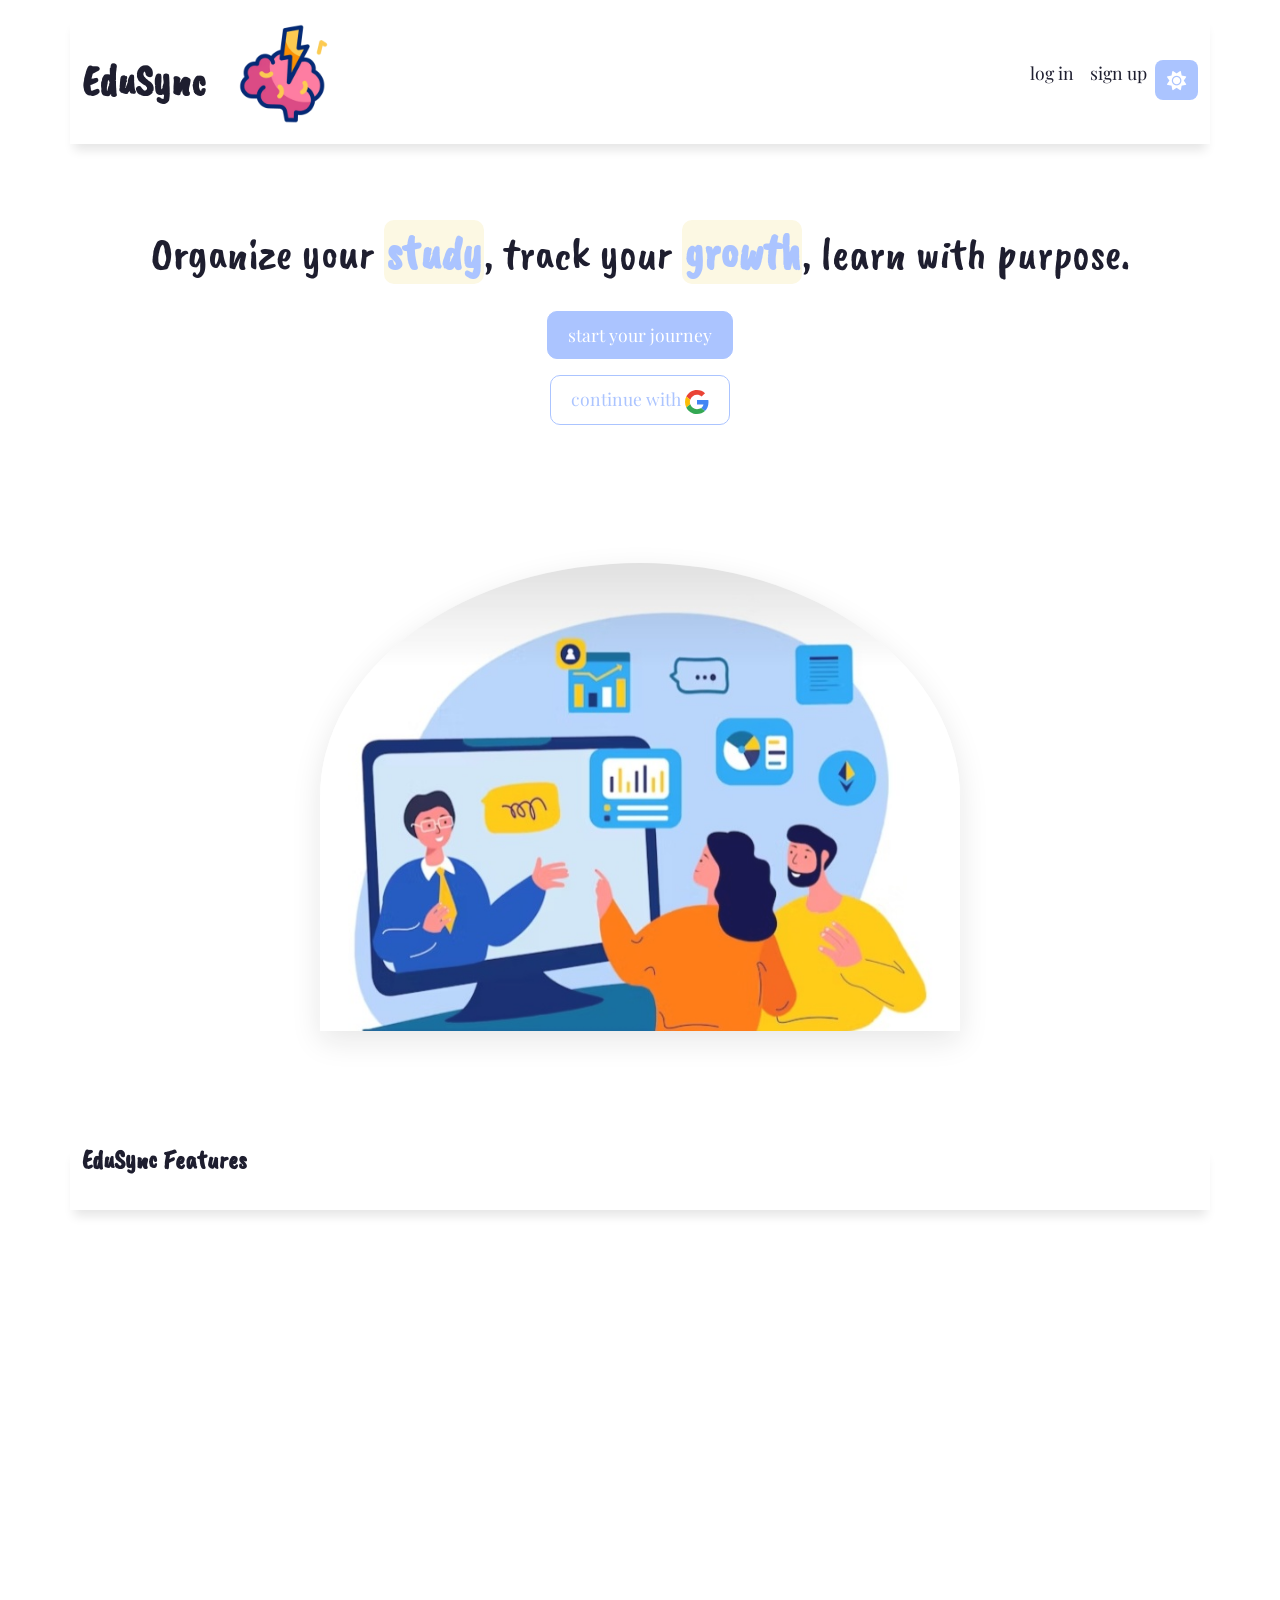
<file: index.html>
<!DOCTYPE html>
<html lang="en">
<head>
  <meta charset="UTF-8">
  <meta name="viewport" content="width=device-width, initial-scale=1.0">
  <title>EduSync</title>
  <link rel="stylesheet" href="./assets/bootstrap.min.css">
  <link rel="stylesheet" href="./assets/style.css">
  <link rel="stylesheet" href="./assets/theme.css">
  <link href="https://fonts.googleapis.com/css2?family=Caveat+Brush&display=swap" rel="stylesheet" />
  <link href="https://fonts.googleapis.com/css2?family=Playfair+Display:wght@400;600;700&display=swap" rel="stylesheet" />
  <link rel="stylesheet" href="https://cdnjs.cloudflare.com/ajax/libs/font-awesome/6.5.0/css/all.min.css" />
  <link rel="shortcut icon" href="./imgs/education.png" type="image/x-icon">
</head>
<body>
<main>
  <nav class="navbar navbar-expand-lg py-3">
    <div class="container">
      <span class="navbar-brand title">EduSync</span>
      <div class="icon navbar-item">
        <img src="./imgs/brainstorm-ezgif.com-gif-to-webp-converter.webp" alt="brainstorm" class="icon" />
      </div>
      <div class="navbar-nav ms-auto d-flex flex-row">
        <a class="nav-link px-2" href="./pages/login.html">log in</a>
        <a class="nav-link px-2" href="./pages/signup.html">sign up</a>
        <button class="theme-toggle-btn">
          <i class="fas fa-sun"></i>
        </button>
      </div>
    </div>
  </nav>

  <section class="Hero-section text-center py-5">
    <div class="">
      <div class="title1 my-3 mx-5">
        <h1>
          Organize your <span class="mark">study</span>,
          track your <span class="mark">growth</span>, learn with purpose.
        </h1>
      </div>
      <div class="buttons d-flex flex-column align-items-center gap-3">
        <button class="btn button-primary">
          <a class="text-decoration-none" href="./pages/pomotimer.html">start your journey</a>
        </button>
        <!-- FIX: Google OAuth redirect moved to backend to avoid exposing Client ID -->
        <button class="btn button-outline-primary g-id-signin" data-type="standard" onclick="GoogleRedirect()">
          continue with
          <svg xmlns="http://www.w3.org/2000/svg" viewBox="0 0 48 48" width="24" height="24" style="display: inline;">
            <path fill="#EA4335" d="M24 9.5c3.54 0 6.71 1.22 9.21 3.6l6.85-6.85C35.9 2.38 30.47 0 24 0 14.62 0 6.51 5.38 2.56 13.22l7.98 6.19C12.43 13.72 17.74 9.5 24 9.5z"></path>
            <path fill="#4285F4" d="M46.98 24.55c0-1.57-.15-3.09-.38-4.55H24v9.02h12.94c-.58 2.96-2.26 5.48-4.78 7.18l7.73 6c4.51-4.18 7.09-10.36 7.09-17.65z"></path>
            <path fill="#FBBC05" d="M10.53 28.59c-.48-1.45-.76-2.99-.76-4.59s.27-3.14.76-4.59l-7.98-6.19C.92 16.46 0 20.12 0 24c0 3.88.92 7.54 2.56 10.78l7.97-6.19z"></path>
            <path fill="#34A853" d="M24 48c6.48 0 11.93-2.13 15.89-5.81l-7.73-6c-2.15 1.45-4.92 2.3-8.16 2.3-6.26 0-11.57-4.22-13.47-9.91l-7.98 6.19C6.51 42.62 14.62 48 24 48z"></path>
            <path fill="none" d="M0 0h48v48H0z"></path>
          </svg>
        </button>
      </div>
    </div>
  </section>

  <section class="backphoto mb-3">
    <div class="photo-wrapper">
      <img src="./imgs/Screenshot_20251103-220257_Samsung Internet.jpg" alt="study-photo"
        class="centered-photo img-fluid mx-auto d-block" />
    </div>
  </section>

  <section class="features py-5">
    <div class="container">
      <h2 class="title1 text-center mb-4">EduSync Features</h2>
    </div>
    <div class="row g-4">
      <div class="col-md-12"><div class="feature-card hidden p-4 h-100"><h3>plane smarter</h3><h5>organize your study schedule easily</h5></div></div>
      <div class="col-md-12"><div class="feature-card hidden p-4 h-100"><h3>track progress</h3><h5>see your learning grow automatically</h5></div></div>
      <div class="col-md-12"><div class="feature-card hidden p-4 h-100"><h3>dashboard at a glance</h3><h5>all your stats in one place</h5></div></div>
      <div class="col-md-12"><div class="feature-card hidden p-4 h-100"><h3>Sync and never miss</h3><h5>connect with google calendar</h5></div></div>
      <div class="col-md-12"><div class="feature-card hidden p-4 h-100"><h3>smart reminders</h3><h5>stay on top of exams and goals</h5></div></div>
      <div class="col-md-12"><div class="feature-card hidden p-4 h-100"><h3>organize everything</h3><h5>notes and courses organized together</h5></div></div>
      <div class="col-md-12"><div class="feature-card hidden p-4 h-100"><h3>ask AI any time</h3><h5>instant help when you need it</h5></div></div>
    </div>
  </section>

  <footer></footer>
</main>

<script src="./js/main.js"></script>
<script src="./js/bootstrap.bundle.min.js"></script>
<script src="./js/theme.js"></script>
<script>
  // FIX: Client ID removed from frontend — redirect goes through backend endpoint
  function GoogleRedirect() {
    window.location.href = "https://edu-sync-back-end-production.up.railway.app/auth/google";
  }

  window.onload = () => {
    const observer = new IntersectionObserver((entries) => {
      entries.forEach((entry) => {
        if (entry.isIntersecting) {
          entry.target.classList.remove('hidden');
          entry.target.classList.add('show');
        } else {
          entry.target.classList.remove('show');
          entry.target.classList.add('hidden');
        }
      });
    }, { threshold: 0.2 });

    document.querySelectorAll('.feature-card').forEach(card => {
      observer.observe(card);
    });
  };
</script>
</body>
</html>
</file>
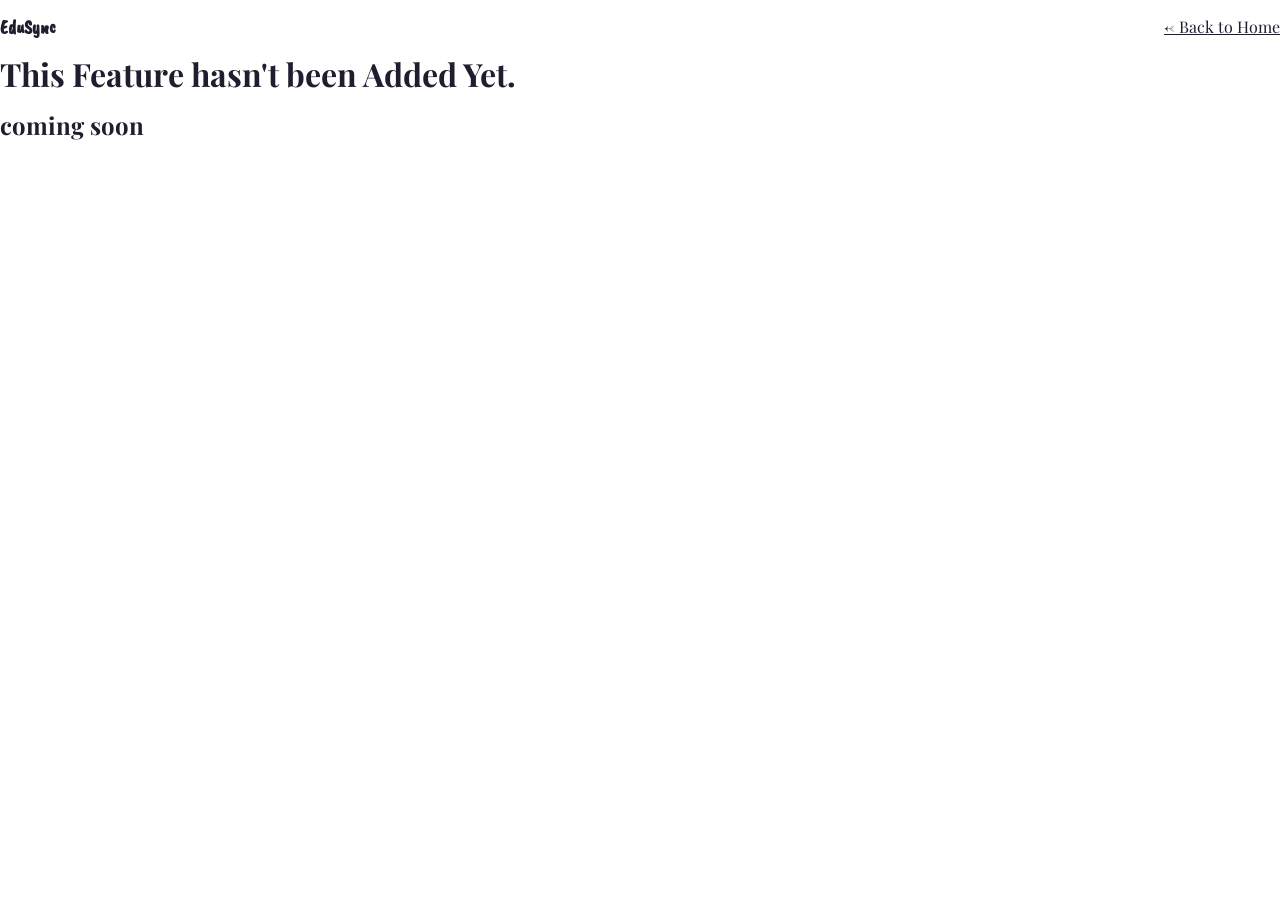
<file: pages/aichat.html>
<!DOCTYPE html>
<html lang="en">
<head>
  <meta charset="UTF-8">
  <meta name="viewport" content="width=device-width, initial-scale=1.0">
  <title>EduSync - AI Chat</title>
  <link rel="stylesheet" href="../assets/bootstrap.min.css">
  <link rel="stylesheet" href="../assets/style.css">
  <link rel="stylesheet" href="../assets/theme.css">
  <link href="https://fonts.googleapis.com/css2?family=Caveat+Brush&display=swap" rel="stylesheet" />
  <link href="https://fonts.googleapis.com/css2?family=Playfair+Display:wght@400;600;700&display=swap" rel="stylesheet" />
  <link rel="stylesheet" href="https://cdnjs.cloudflare.com/ajax/libs/font-awesome/6.5.0/css/all.min.css" />
  <!-- FIX: corrected favicon path (was ./imgs, should be ../imgs) -->
  <link rel="shortcut icon" href="../imgs/education.png" type="image/x-icon">
</head>
<body>

  <nav class="navbar">
    <span class="navbar-brand title2 mb-0 logo">EduSync</span>
    <a href="../pages/home.html" class="back-btn">← Back to Home</a>
  </nav>

  <header>
    <h2>This Feature hasn't been Added Yet.</h2>
    <h3>coming soon</h3>
  </header>

  <!-- FIX: added shared.js so theme/settings apply correctly -->
  <script src="../js/shared.js"></script>
  <script src="../js/bootstrap.bundle.min.js"></script>
  <script src="../js/theme.js"></script>
</body>
</html>
</file>
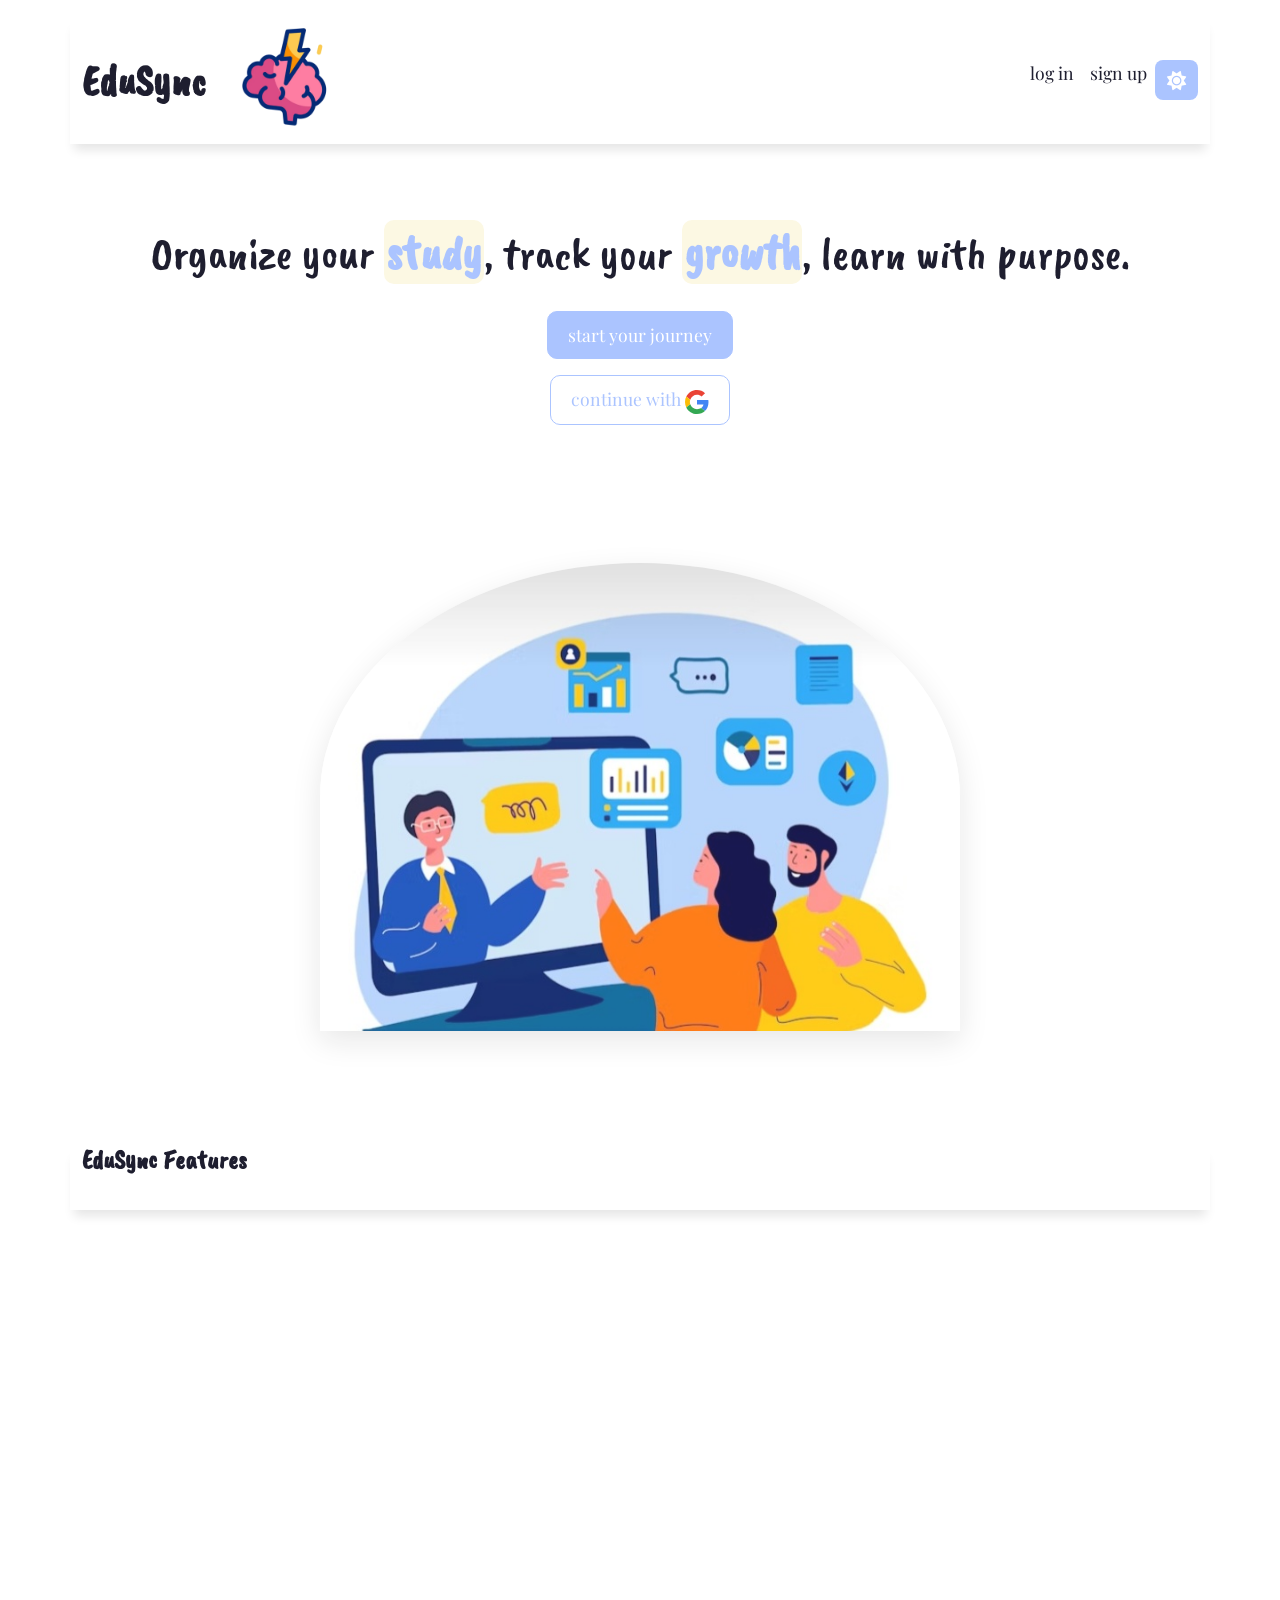
<file: pages/calendar.html>
<!DOCTYPE html>
<html lang="en">
<head>
  <meta charset="UTF-8">
  <meta name="viewport" content="width=device-width, initial-scale=1.0">
  <title>EduSync - Calendar</title>
  <link rel="stylesheet" href="../assets/bootstrap.min.css">
  <link rel="stylesheet" href="../assets/calendar.css">
  <link rel="stylesheet" href="../assets/style.css">
  <link rel="stylesheet" href="../assets/theme.css">
  <link href="https://fonts.googleapis.com/css2?family=Caveat+Brush&display=swap" rel="stylesheet" />
  <link href="https://fonts.googleapis.com/css2?family=Playfair+Display:wght@400;600;700&display=swap" rel="stylesheet" />
  <link rel="stylesheet" href="https://cdnjs.cloudflare.com/ajax/libs/font-awesome/6.5.0/css/all.min.css" />
  <link rel="shortcut icon" href="../imgs/education.png" type="image/x-icon">
</head>
<body>

  <nav class="navbar py-3">
    <div class="container py-3">
      <span class="navbar-brand title2 mb-0">EduSync</span>
      <div class="navbar-nav ms-auto d-flex flex-row align-items-center">
        <a class="nav-link px-2" href="../pages/dashboard.html"><i class="fa-solid fa-chart-line"></i></a>
        <a class="nav-link px-2" href="../pages/events.html"><i class="fa-regular fa-calendar"></i></a>
        <a class="nav-link px-2" href="../pages/pomotimer.html"><i class="fa-solid fa-stopwatch-20"></i></a>
        <a class="nav-link px-2" href="../pages/home.html"><i class="fa-solid fa-house"></i></a>
        <button class="theme-toggle-btn ms-3">
          <i class="fas fa-sun"></i>
        </button>
      </div>
    </div>
  </nav>

  <main>
    <div class="calendar-container">
      <div class="calendar-header">
        <button id="prevMonth"><i class="fas fa-chevron-right"></i></button>
        <div>
          <h2 id="currentMonthYear" onclick="toggleMonthYearSelector()">
            <i class="fas fa-calendar-alt"></i>
            <span id="monthYearText"></span>
          </h2>
          <div class="month-year-selector" id="monthYearSelector">
            <select id="monthSelect"></select>
            <select id="yearSelect"></select>
            <!-- FIX: Arabic text in English page causes layout issue.
                 Replaced with English label and added dir="ltr" to prevent RTL bleed -->
            <button dir="ltr" onclick="applyMonthYear()">Apply</button>
          </div>
        </div>
        <button id="nextMonth"><i class="fas fa-chevron-left"></i></button>
      </div>

      <div class="calendar-weekdays" id="weekdays"></div>
      <div class="calendar-grid" id="calendarGrid"></div>
    </div>

    <!-- Modal -->
    <div class="modal" id="eventModal">
      <div class="modal-content">
        <span class="close-btn" id="closeModal">&times;</span>
        <h3>📅 Add New Event</h3>
        <div class="selected-date-display" id="selectedDateDisplay"></div>
        <div class="form-group">
          <label for="eventTitle">📝 Event title *</label>
          <input type="text" id="eventTitle" class="form-control" placeholder="Enter Event title..." required>
        </div>
        <div class="form-group">
          <label for="eventStart">⏰ Start Time *</label>
          <input type="datetime-local" id="eventStart" class="form-control" required>
        </div>
        <div class="form-group">
          <label for="eventEnd">⏰ End Time *</label>
          <input type="datetime-local" id="eventEnd" class="form-control" required>
        </div>
        <div class="form-group">
          <label for="eventDesc">📄 Description</label>
          <textarea id="eventDesc" class="form-control" placeholder="Enter Description... (optional)" rows="3"></textarea>
        </div>
        <div class="form-group">
          <label for="eventReminder">🔔 Reminder (minutes before)</label>
          <select id="eventReminder" class="form-control">
            <option value="">No Reminder</option>
            <option value="5">5 minutes before</option>
            <option value="10">10 minutes before</option>
            <option value="15">15 minutes before</option>
            <option value="30">30 minutes before</option>
            <option value="60">1 hour before</option>
            <option value="120">2 hours before</option>
            <option value="1440">1 day before</option>
          </select>
          <small class="form-text text-muted">When should we remind you about this event?</small>
        </div>
        <button id="saveEventBtn" class="btn btn-primary w-100">
          <i class="fas fa-save"></i> Save Event
        </button>
      </div>
    </div>
  </main>

  <script src="../js/shared.js"></script>
  <script src="../js/calendar.js"></script>
  <script src="../js/bootstrap.bundle.min.js"></script>
  <script src="../js/theme.js"></script>
  <script src="../js/main.js"></script>
</body>
</html>
</file>
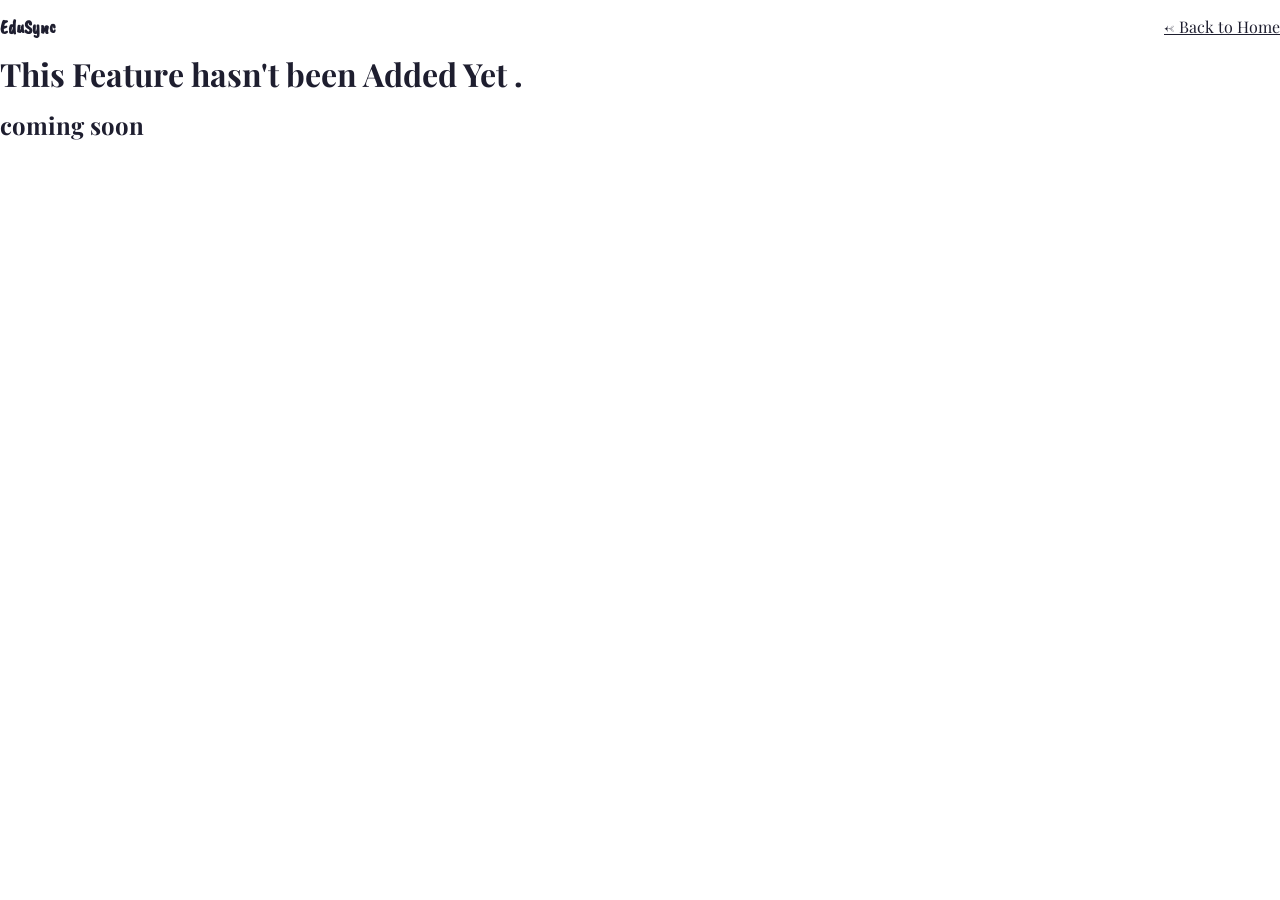
<file: pages/dashboard.html>
<!DOCTYPE html>
<html lang="en">

<head>
    <meta charset="UTF-8">
    <meta name="viewport" content="width=device-width, initial-scale=1.0">
    <title>EduSync</title>
    <link rel="stylesheet" href="../assets/bootstrap.min.css">
    <link rel="stylesheet" href="../assets/style.css">
    <link rel="stylesheet" href="../assets/theme.css">
    <link href="https://fonts.googleapis.com/css2?family=Caveat+Brush&display=swap" rel="stylesheet" />
    <link href="https://fonts.googleapis.com/css2?family=Playfair+Display:wght@400;600;700&display=swap"
        rel="stylesheet" />
    <link rel="stylesheet" href="https://cdnjs.cloudflare.com/ajax/libs/font-awesome/6.5.0/css/all.min.css" />
    <link rel="shortcut icon" href="./imgs/education.png" type="image/x-icon">
</head>
<body>
        <nav class="navbar">
            <span class="navbar-brand title2 mb-0 logo">EduSync</span>
        <a href="../pages/home.html" class="back-btn">← Back to Home</a>
    </nav>
    <header>
        <h2> This  Feature hasn't been Added Yet .</h2>
        <h3>coming soon</h3>
    </header>
</body>
</html>
</file>
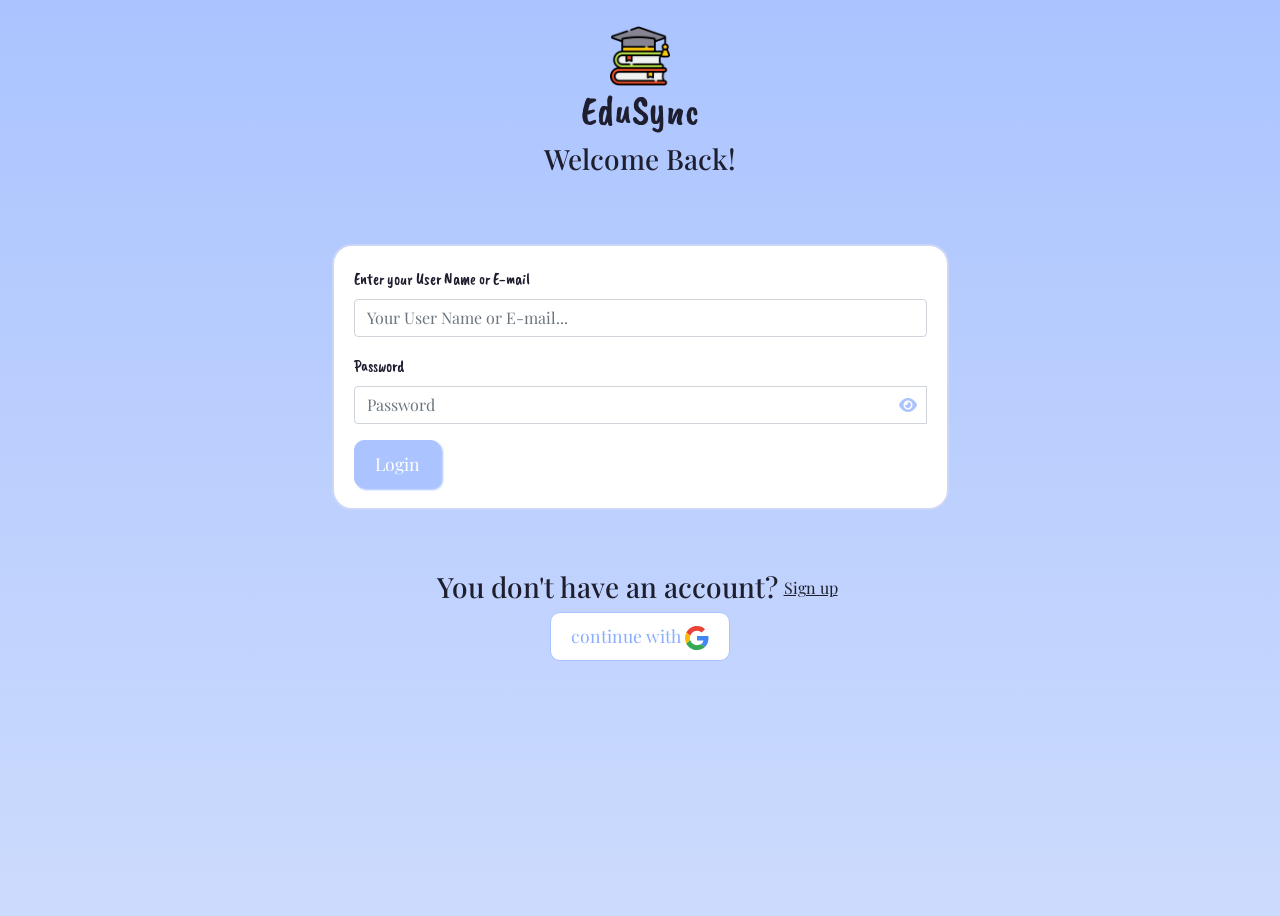
<file: pages/events.html>
<!DOCTYPE html>
<html lang="en">

<head>
    <meta charset="UTF-8">
    <meta name="viewport" content="width=device-width, initial-scale=1.0">
    <title>EduSync</title>
    <link rel="stylesheet" href="../assets/bootstrap.min.css">
    <link rel="stylesheet" href="../assets/events.css">
    <link rel="stylesheet" href="../assets/style.css">
    <link rel="stylesheet" href="../assets/theme.css">
    <link href="https://fonts.googleapis.com/css2?family=Caveat+Brush&display=swap" rel="stylesheet" />
    <link href="https://fonts.googleapis.com/css2?family=Playfair+Display:wght@400;600;700&display=swap"
        rel="stylesheet" />
    <link rel="stylesheet" href="https://cdnjs.cloudflare.com/ajax/libs/font-awesome/6.5.0/css/all.min.css" />
    <link rel="shortcut icon" href="./imgs/education.png" type="image/x-icon">
</head>
<body>
    <nav class="navbar py-3">
        <div class="container  py-3">
            <span class="navbar-brand title2 mb-0">EduSync</span>
            <div class="navbar-nav ms-auto d-flex  flex-row align-items-center">
                <a class="nav-link px-2" href="../pages/dashboard.html"><i class="fa-solid fa-chart-line"></i></a>                
                <a class="nav-link px-2" href="../pages/events.html"><i class="fa-regular fa-calendar"></i></a>
                <a class="nav-link px-2" href="../pages/pomotimer.html"><i class="fa-solid fa-stopwatch-20"></i></a>
                <a class="nav-link px-2" href="../pages/home.html"><i class="fa-solid fa-house"></i></a>                
                <button class="theme-toggle-btn ms-3">
                    <i class="fas fa-sun"></i>
                </button>
            </div>
        </div>
    </nav>
<main>
<div class="flex flex-column">
            <div class="page-header  col-12 justify-content-center">
            <h1><i class="fas fa-calendar-check"></i> Events and Tasks</h1> <br>
            <div class="sync-status " id="syncStatus">
                <br>
                <i class="fas fa-sync-alt fa-spin"></i> Loading...
            </div>
        </div>

        <div class="events-stats d-flex col-12 justify-content-center" id="eventsStats"></div>

        <div class="container my-4">
        <div class="row" id="eventsContainer">
        <div class="loading-spinner col-12 text-center">
            <div class="spinner"></div>
            <p>Loading events...</p>
        </div>
    </div>
</div>
</div>
    </main>
        <script src="../js/shared.js"></script>
    <script src="../js/events.js"></script>
    <script src="../js/bootstrap.bundle.min.js"></script>
    <script src="../js/theme.js"></script>
    <script src="../js/main.js"></script>
</body>
</html>
</file>
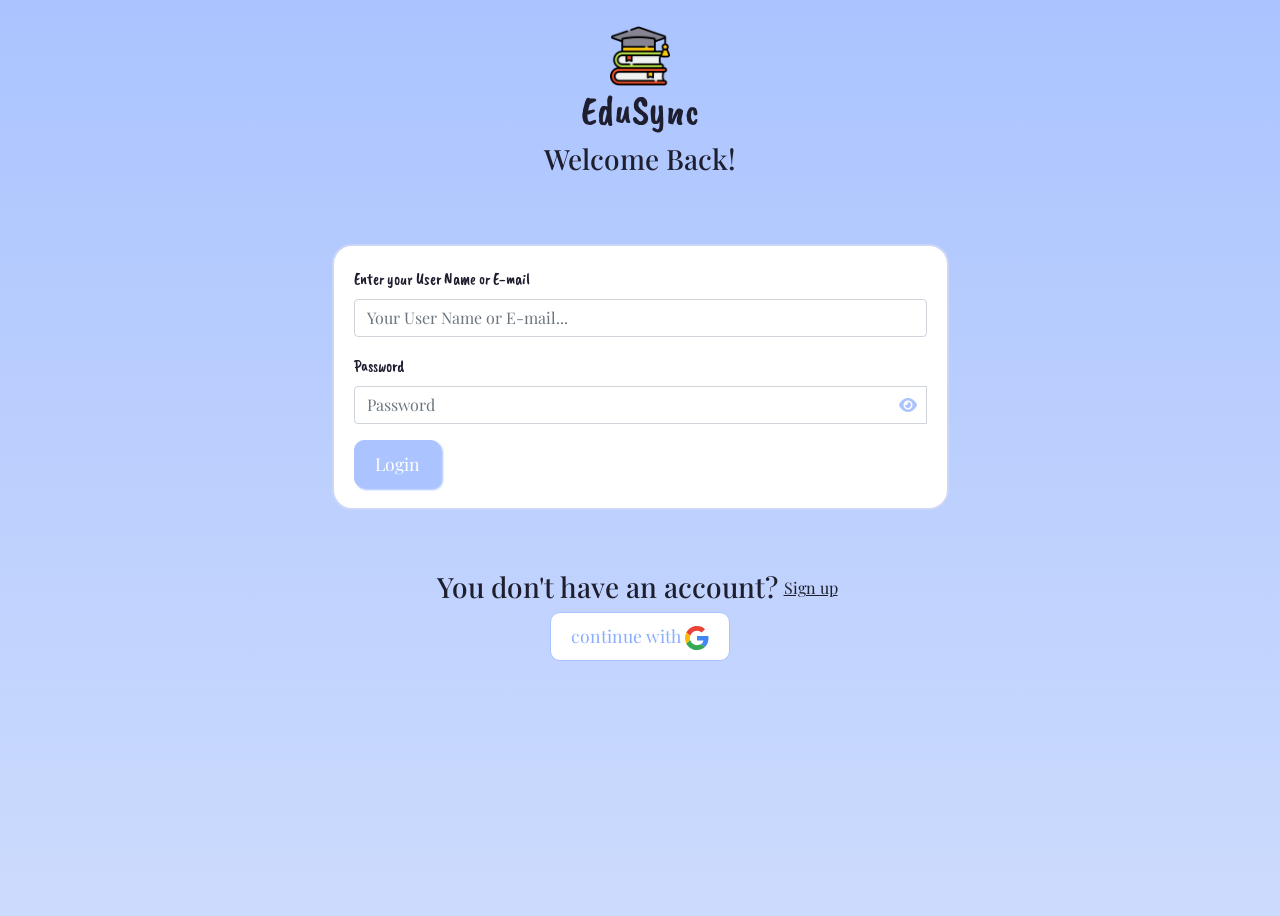
<file: pages/home.html>
<!DOCTYPE html>
<html lang="en">
<head>
  <meta charset="UTF-8">
  <meta name="viewport" content="width=device-width, initial-scale=1.0">
  <title>EduSync - Home</title>
  <link rel="stylesheet" href="../assets/home.css">
  <link rel="stylesheet" href="../assets/bootstrap.min.css">
  <!-- FIX: removed duplicate local all.min.css — Font Awesome loaded once via CDN below -->
  <link rel="stylesheet" href="../assets/style.css">
  <link rel="stylesheet" href="../assets/theme.css">
  <link href="https://fonts.googleapis.com/css2?family=Caveat+Brush&display=swap" rel="stylesheet" />
  <link href="https://fonts.googleapis.com/css2?family=Playfair+Display:wght@400;600;700&display=swap" rel="stylesheet" />
  <link rel="stylesheet" href="https://cdnjs.cloudflare.com/ajax/libs/font-awesome/6.5.0/css/all.min.css" />
  <link rel="shortcut icon" href="../imgs/education.png" type="image/x-icon">
</head>
<body>

  <nav class="navbar py-3">
    <div class="container py-3">
      <span class="navbar-brand title2 mb-0">EduSync</span>
      <div class="navbar-nav ms-auto d-flex flex-row align-items-center">
        <a class="nav-link px-2" href="../pages/dashboard.html"><i class="fa-solid fa-chart-line"></i></a>
        <a class="nav-link px-2" href="../pages/events.html"><i class="fa-regular fa-calendar"></i></a>
        <a class="nav-link px-2" href="../pages/pomotimer.html"><i class="fa-solid fa-stopwatch-20"></i></a>
        <a class="nav-link px-2" href="../pages/home.html"><i class="fa-solid fa-house"></i></a>
        <button class="btn button-nav ms-3" type="button" data-bs-toggle="offcanvas" data-bs-target="#myside-bar">
          <i class="fas fa-bars"></i>
        </button>
        <button class="theme-toggle-btn ms-3">
          <i class="fas fa-sun"></i>
        </button>
      </div>
    </div>
  </nav>

  <main class="d-flex row">
    <section class="welcome-section text-center col-10 my-5 m-3">
      <h1 id="welcome-message">Welcome!</h1>
      <p id="study-field-message" class="mt-2 fs-5"></p>
    </section>

    <section class="search-container col-10">
      <div class="search-box p-3">
        <input type="text" id="search-input" placeholder="Search for educational videos...">
        <span><i class="fas fa-search m-3" id="search-btn"></i></span>
      </div>
    </section>

    <section id="search-results" class="playlist-section col-12 p-3" style="display: none;">
      <h2 class="playlist-title text-center align-items-center justify-content-center ps-3">Search Results</h2>
      <div id="search-videos" class="video-grid justify-content-center"></div>
    </section>

    <section id="recommended-playlists" class="col-12 p-5">
      <div class="loading">
        <i class="fas fa-spinner fa-spin"></i> Loading recommended content...
      </div>
    </section>
  </main>

  <div id="video-modal" class="video-modal">
    <div class="video-modal-content">
      <button class="video-modal-close" onclick="closeVideoModal()">×</button>
      <iframe id="video-player" allow="autoplay; encrypted-media" allowfullscreen></iframe>
    </div>
  </div>

  <aside>
    <div class="offcanvas offcanvas-start side-body" tabindex="-1" id="myside-bar">
      <div class="offcanvas-header justify-content-end">
        <button class="button-close p-3" type="button" data-bs-dismiss="offcanvas" aria-label="Close">
          <i class="fas fa-times"></i>
        </button>
      </div>
      <div class="offcanvas-body side-body d-flex flex-column ps-5">
        <ul class="list-unstyled mt-3">
          <li><i class="fa-solid fa-bookmark"></i> <a href="../pages/saved.html">Saved Videos</a></li>
          <hr>
          <li><i class="fa-solid fa-stopwatch-20"></i> <a href="../pages/pomotimer.html">Pomodoro Timer</a></li>
          <hr>
          <li><i class="fas fa-comments"></i> <a href="../pages/aichat.html">AI Chat</a></li>
          <hr>
          <li><i class="fa-solid fa-chart-line"></i> <a href="../pages/dashboard.html">Dashboard</a></li>
          <hr>
          <li><i class="fa-solid fa-bell"></i> <a href="../pages/notification.html">Notification</a></li>
          <hr>
          <li><i class="fa-solid fa-note-sticky"></i> <a href="../pages/notes.html">Notes</a></li>
          <hr>
          <li><i class="fa-solid fa-calendar-day"></i> <a href="../pages/calendar.html">Calendar</a></li>
          <hr>
          <li><i class="fa-regular fa-calendar"></i> <a href="../pages/events.html">Events</a></li>
          <hr>
          <li><i class="fa-solid fa-gear"></i> <a href="../pages/setting.html">Settings</a></li>
          <hr>
          <li><i class="fa-solid fa-address-book"></i> <a href="../pages/contact.html">Contact Us</a></li>
          <hr>
          <li><i class="fa-solid fa-arrow-right-to-bracket"></i> <a href="#" id="logout-btn">Log Out</a></li>
        </ul>
      </div>
    </div>
  </aside>

  <script>
    function closeVideoModal() {
      const modal = document.getElementById('video-modal');
      const player = document.getElementById('video-player');
      player.src = '';
      modal.classList.remove('active');
    }

    document.getElementById('video-modal')?.addEventListener('click', function (e) {
      if (e.target === this) closeVideoModal();
    });

    document.addEventListener('keydown', function (e) {
      if (e.key === 'Escape') closeVideoModal();
    });
  </script>

  <script src="../js/shared.js"></script>
  <script src="../js/bootstrap.bundle.min.js"></script>
  <script src="../js/theme.js"></script>
  <script src="../js/main.js"></script>
  <script src="../js/home.js"></script>
</body>
</html>
</file>
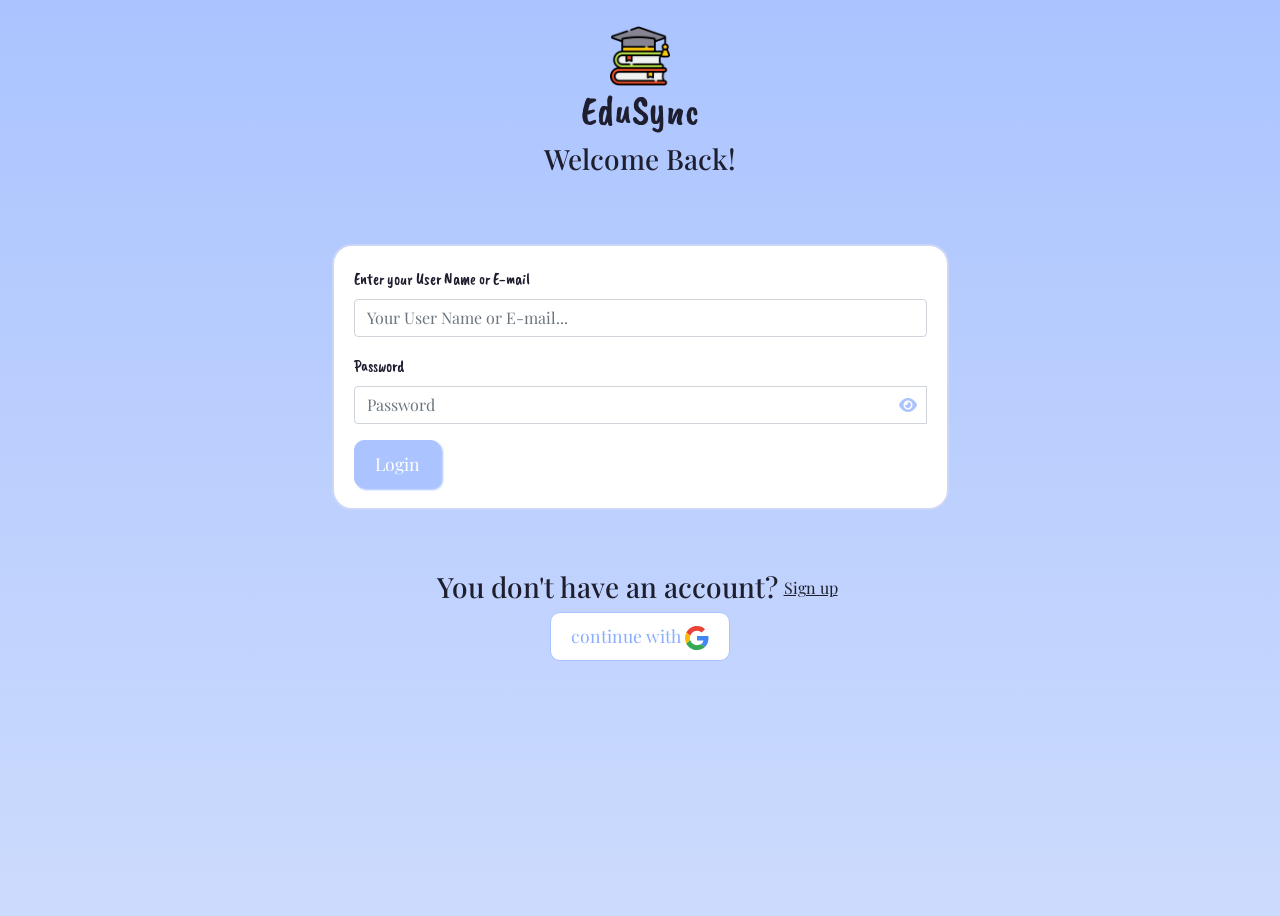
<file: pages/login.html>
<!DOCTYPE html>
<html lang="en">
<head>
  <meta charset="UTF-8">
  <meta name="viewport" content="width=device-width, initial-scale=1.0">
  <title>EduSync - Login</title>
  <link rel="stylesheet" href="../assets/bootstrap.min.css">
  <link rel="stylesheet" href="../assets/signup.css">
  <link rel="stylesheet" href="../assets/theme.css">
  <link href="https://fonts.googleapis.com/css2?family=Caveat+Brush&display=swap" rel="stylesheet" />
  <link href="https://fonts.googleapis.com/css2?family=Playfair+Display:wght@400;600;700&display=swap" rel="stylesheet" />
  <link rel="stylesheet" href="https://cdnjs.cloudflare.com/ajax/libs/font-awesome/6.5.0/css/all.min.css" />
  <!-- FIX: corrected favicon path (was ./imgs, should be ../imgs) -->
  <link rel="shortcut icon" href="../imgs/education.png" type="image/x-icon">
</head>
<body class="min-vh-96 justify-content-start align-items-center">

  <section class="header">
    <div>
      <img src="../imgs/education.png" alt="" width="60" class="img-fluid d-flex justify-content-center">
    </div>
    <h1 class="heading">EduSync</h1>
    <h3>Welcome Back!</h3>
  </section>

  <div class="d-flex justify-content-center">
    <section class="container bg-fo">
      <form class="row g-3" id="login-form">
        <div class="col-12">
          <label for="uNameOrEmail" class="form-label">Enter your User Name or E-mail</label>
          <input type="text" class="form-control" id="uNameOrEmail" placeholder="Your User Name or E-mail..." required>
          <span class="error" id="user-error"></span>
        </div>
        <div class="col-12">
          <label for="pass" class="form-label">Password</label>
          <div class="input-group">
            <input type="password" class="form-control pass" id="pass" placeholder="Password" required>
            <span id="togglePassword" class="toggle-icon">
              <i class="fa-solid fa-eye"></i>
            </span>
          </div>
          <span class="error" id="password-error"></span>
        </div>
        <div class="col-12">
          <button class="btn button-primary" type="submit">Login</button>
        </div>
      </form>
    </section>
  </div>

  <section class="link">
    <div class="login">
      <h3>You don't have an account?</h3>
      <a href="../pages/signup.html">Sign up</a>
    </div>
    <div>
      <!-- FIX: Client ID removed from frontend — redirect goes through backend endpoint -->
      <button class="btn button-outline-primary g-id-signin" data-type="standard" onclick="GoogleRedirect()">
        continue with
        <svg xmlns="http://www.w3.org/2000/svg" viewBox="0 0 48 48" width="24" height="24" style="display: inline;">
          <path fill="#EA4335" d="M24 9.5c3.54 0 6.71 1.22 9.21 3.6l6.85-6.85C35.9 2.38 30.47 0 24 0 14.62 0 6.51 5.38 2.56 13.22l7.98 6.19C12.43 13.72 17.74 9.5 24 9.5z"></path>
          <path fill="#4285F4" d="M46.98 24.55c0-1.57-.15-3.09-.38-4.55H24v9.02h12.94c-.58 2.96-2.26 5.48-4.78 7.18l7.73 6c4.51-4.18 7.09-10.36 7.09-17.65z"></path>
          <path fill="#FBBC05" d="M10.53 28.59c-.48-1.45-.76-2.99-.76-4.59s.27-3.14.76-4.59l-7.98-6.19C.92 16.46 0 20.12 0 24c0 3.88.92 7.54 2.56 10.78l7.97-6.19z"></path>
          <path fill="#34A853" d="M24 48c6.48 0 11.93-2.13 15.89-5.81l-7.73-6c-2.15 1.45-4.92 2.3-8.16 2.3-6.26 0-11.57-4.22-13.47-9.91l-7.98 6.19C6.51 42.62 14.62 48 24 48z"></path>
          <path fill="none" d="M0 0h48v48H0z"></path>
        </svg>
      </button>
    </div>
  </section>

  <!-- FIX: added shared.js so theme/settings apply on login page too -->
  <script src="../js/shared.js"></script>
  <script src="../js/bootstrap.bundle.min.js"></script>
  <script src="../js/login.js"></script>
  <script src="../js/theme.js"></script>
  <script>
    // FIX: Client ID removed — backend handles OAuth initiation
    function GoogleRedirect() {
      window.location.href = "https://edu-sync-back-end-production.up.railway.app/auth/google";
    }
  </script>
</body>
</html>
</file>
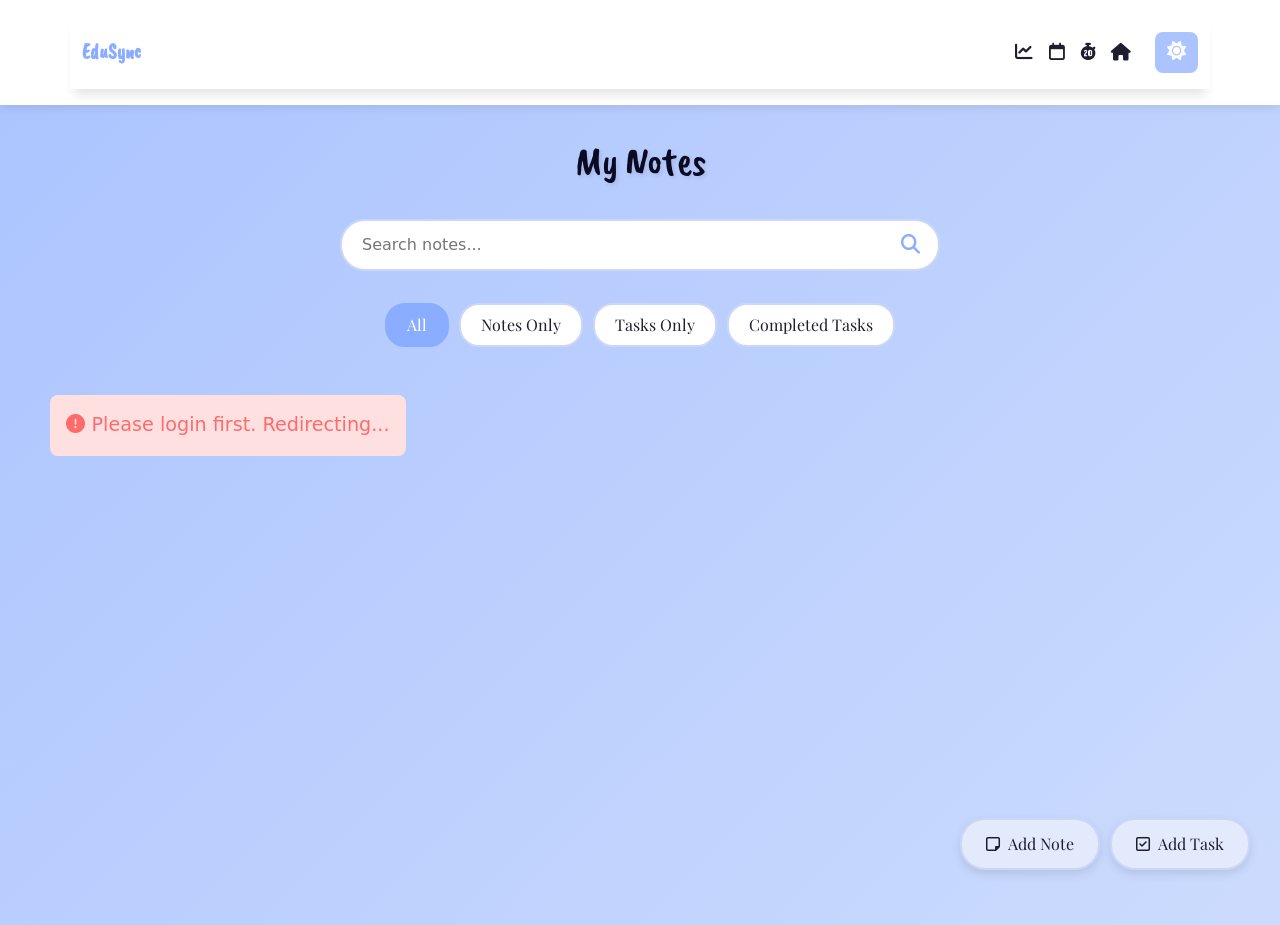
<file: pages/notes.html>
<!DOCTYPE html>
<html lang="en">
<head>
    <meta charset="UTF-8">
    <meta name="viewport" content="width=device-width, initial-scale=1.0">
    <title>EduSync - My Notes</title>
        <link rel="stylesheet" href="../assets/bootstrap.min.css">
    <link rel="stylesheet" href="../assets/style.css">
    <link rel="stylesheet" href="../assets/notes.css">
    <link rel="stylesheet" href="../assets/theme.css">
    <link href="https://cdn.jsdelivr.net/npm/bootstrap@5.3.0/dist/css/bootstrap.min.css" rel="stylesheet">
    <link rel="stylesheet" href="https://cdnjs.cloudflare.com/ajax/libs/font-awesome/6.5.0/css/all.min.css" />
    <link href="https://fonts.googleapis.com/css2?family=Caveat+Brush&display=swap" rel="stylesheet" />
    <link href="https://fonts.googleapis.com/css2?family=Playfair+Display:wght@400;600;700&display=swap" rel="stylesheet" />
    <link rel="shortcut icon" href="../imgs/education.png" type="image/x-icon">

</head>
<body>
    <nav class="navbar py-3">
        <div class="container  py-3">
            <span class="navbar-brand title2 mb-0">EduSync</span>
            <div class="navbar-nav ms-auto d-flex  flex-row align-items-center">
                <a class="nav-link px-2" href="../pages/dashboard.html"><i class="fa-solid fa-chart-line"></i></a>                
                <a class="nav-link px-2" href="../pages/events.html"><i class="fa-regular fa-calendar"></i></a>
                <a class="nav-link px-2" href="../pages/pomotimer.html"><i class="fa-solid fa-stopwatch-20"></i></a>
                <a class="nav-link px-2" href="../pages/home.html"><i class="fa-solid fa-house"></i></a>                
                <button class="theme-toggle-btn ms-3">
                    <i class="fas fa-sun"></i>
                </button>
            </div>
        </div>
    </nav>

    <main>
        <header class="text-center">
            <h2>My Notes</h2>
        </header>

        <div class="search-container">
            <div class="search-box">
                <input type="text" id="search-notes" placeholder="Search notes...">
                <i class="fas fa-search" id="search-btn"></i>
            </div>
        </div>

        <div class="filter-buttons">
            <button class="filter-btn active" data-filter="all">All</button>
            <button class="filter-btn" data-filter="note">Notes Only</button>
            <button class="filter-btn" data-filter="task">Tasks Only</button>
            <button class="filter-btn" data-filter="completed">Completed Tasks</button>
        </div>

        <div id="notes-container">
            <div class="loading">Loading notes...</div>
        </div>

        <div class="buttons-container">
            <button type="button" class="add-btn" id="add-note">
                <i class="fa-regular fa-note-sticky"></i>
                Add Note
            </button>
            <button type="button" class="add-btn" id="add-task">
                <i class="fa-regular fa-square-check"></i>
                Add Task
            </button>
        </div>
    </main>

    <div class="modal-overlay" id="deleteModal">
        <div class="modal-content">
            <h3><i class="fas fa-exclamation-triangle" style="color: #ff6b6b;"></i> Delete Note</h3>
            <p>Are you sure you want to delete this note? This action cannot be undone.</p>
            <div class="modal-buttons">
                <button class="modal-btn modal-btn-cancel" id="cancelDelete">Cancel</button>
                <button class="modal-btn modal-btn-delete" id="confirmDelete">Delete</button>
            </div>
        </div>
    </div>
    <script src="../js/shared.js"></script>
    <script src="../js/bootstrap.bundle.min.js"></script>
    <script src="../js/theme.js"></script>
    <script src="../js/main.js"></script>
    <script src="../js/notes.js"></script>
</body>
</html>
</file>
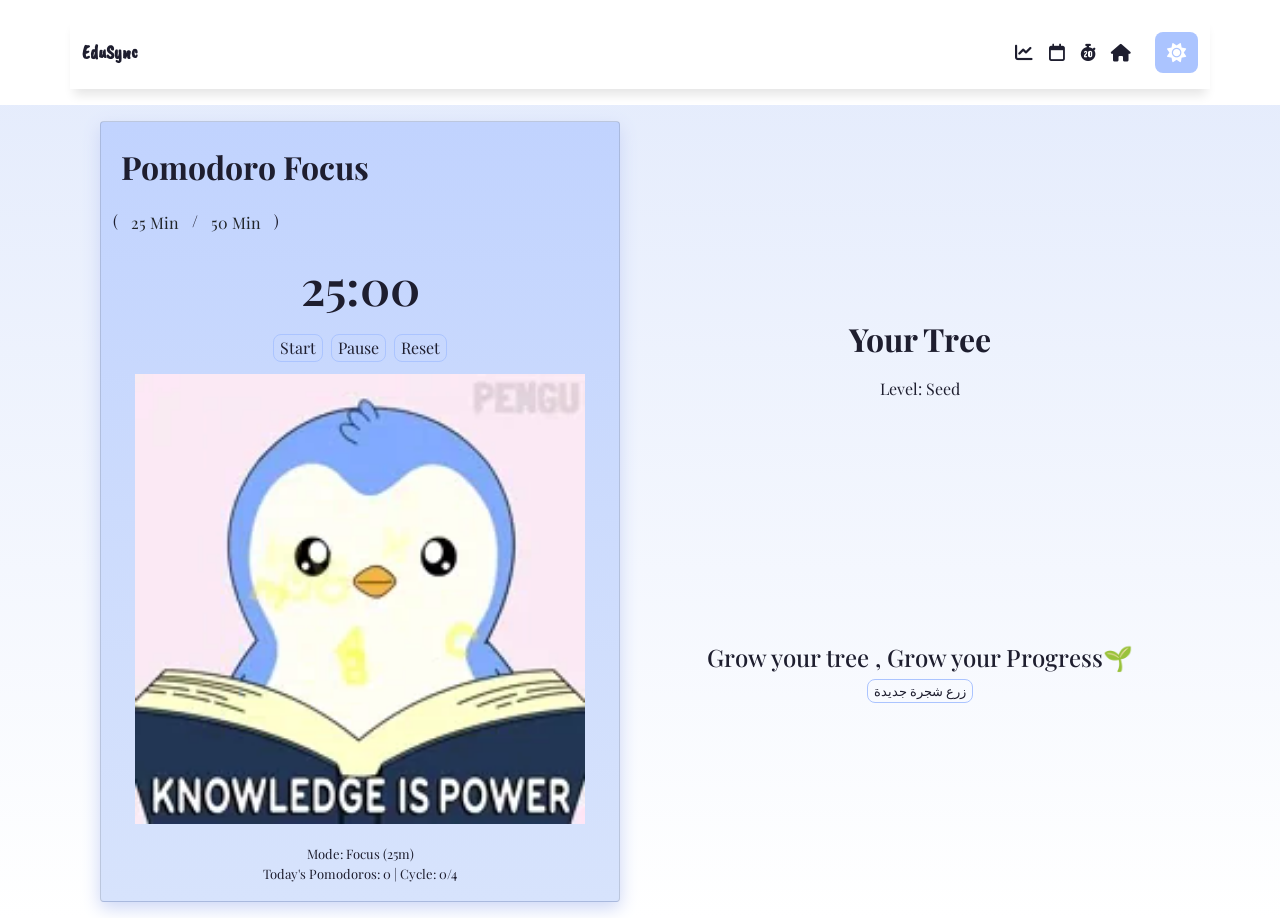
<file: pages/pomotimer.html>
<!DOCTYPE html>
<html lang="en">
<head>
    <meta charset="UTF-8">
    <meta name="viewport" content="width=device-width, initial-scale=1.0">
    <title>EduSync</title>
    <link rel="stylesheet" href="../assets/pomo.css">
    <link rel="stylesheet" href="../assets/bootstrap.min.css">
    <link rel="stylesheet" href="../assets/style.css">
    <link rel="stylesheet" href="../assets/theme.css">
    <link
    href="https://fonts.googleapis.com/css2?family=Caveat+Brush&display=swap"
    rel="stylesheet"
    />
    <link
    href="https://fonts.googleapis.com/css2?family=Playfair+Display:wght@400;600;700&display=swap"
    rel="stylesheet"
    />
    <link
    rel="stylesheet"
    href="https://cdnjs.cloudflare.com/ajax/libs/font-awesome/6.5.0/css/all.min.css"
/>
<link rel="shortcut icon" href="../imgs/education.png" type="image/x-icon">
    
</head>
<body class="d-flex flex-column ">
    <nav class="navbar py-3">
        <div class="container  py-3">
            <span class="navbar-brand title2 mb-0">EduSync</span>
            <div class="navbar-nav ms-auto d-flex  flex-row align-items-center">
                <a class="nav-link px-2" href="../pages/dashboard.html"><i class="fa-solid fa-chart-line"></i></a>                
                <a class="nav-link px-2" href="../pages/events.html"><i class="fa-regular fa-calendar"></i></a>
                <a class="nav-link px-2" href="../pages/pomotimer.html"><i class="fa-solid fa-stopwatch-20"></i></a>
                <a class="nav-link px-2" href="../pages/home.html"><i class="fa-solid fa-house"></i></a>                
                <button class="theme-toggle-btn ms-3">
                    <i class="fas fa-sun"></i>
                </button>
            </div>
        </div>
    </nav>
<main >
    <section class="contain d-flex row m-3">
        <div class="card col-lg-5 col-md-10 " role="region" aria-label="Pomodoro timer">
    <div class="d-flex align-items-center row">
            <h2 class="m-2 col-sm-12">Pomodoro Focus</h2>
            <span>(<button class="btn focus-option" data-time="25"> 25 Min </button>/<button class="btn focus-option" data-time="50"> 50 Min </button>)</span>
    </div>
    <div class="timer" id="timeDisplay" aria-live="polite">25:00</div>

    <div class="controls">
    <button id="startBtn" class="secondary">Start</button>
    <button id="pauseBtn" class="secondary">Pause</button>
    <button id="resetBtn" class="secondary">Reset</button>
    </div>
    <div class="gif-wrap" aria-hidden="true">
    <img id="focusGif" src="" alt="GIF التركيز" />
    </div>
    <div class="meta">
    <div id="modeText">Mode: Focus (25m)</div>
    <div id="sessionsToday">Today's Pomodoros: 0</div>
    </div>
    </div>

    <div class="tree-card  col-lg-5 col-sm-10 ">
    <div class="tree-stage">
    <h2>Your Tree</h2>
    <div id="stageText"> Level</div>
    </div>

    <div id="treeContainer" class="tree stage-0" aria-hidden="true">
    <!-- Simple SVG tree with trunk + leaves group -->
    <svg viewBox="0 0 200 220" class="seedling" xmlns="http://www.w3.org/2000/svg" role="img" aria-label="Animated tree">
        <!-- trunk -->
        <g class="tree-scale">
        <path class="trunk" d="M100 170 Q102 150 100 120 Q98 90 96 70" stroke="#7c4a2d" stroke-width="12" stroke-linecap="round" fill="none" stroke-dasharray="300" stroke-dashoffset="300"/>
        <!-- leaves group -->
        <circle cx="100" cy="60" r="44" fill="#16a34a" />
        <circle cx="72" cy="86" r="30" fill="#059669" />
        <circle cx="128" cy="86" r="28" fill="#10b981" />
        <circle cx="98" cy="36" r="22" fill="#34d399" />
        </g>
    </svg>
    </div>

    <div class="meta">
    <div> <h4> Grow your tree , Grow your Progress🌱</h4></div>
    <div style="margin-top:8px;">
        <button id="plantReset" class="secondary">زرع شجرة جديدة</button>
    </div>
    </div>
    </div>

    </section>
</main>

    <script src="../js/shared.js"></script>
        <script src="../js/pomo.js"></script>
        <script src="../js/theme.js"></script>
        <script src="../js/main.js"></script>
        <script src="../js/bootstrap.bundle.min.js"></script>
</body>
</html>
</file>
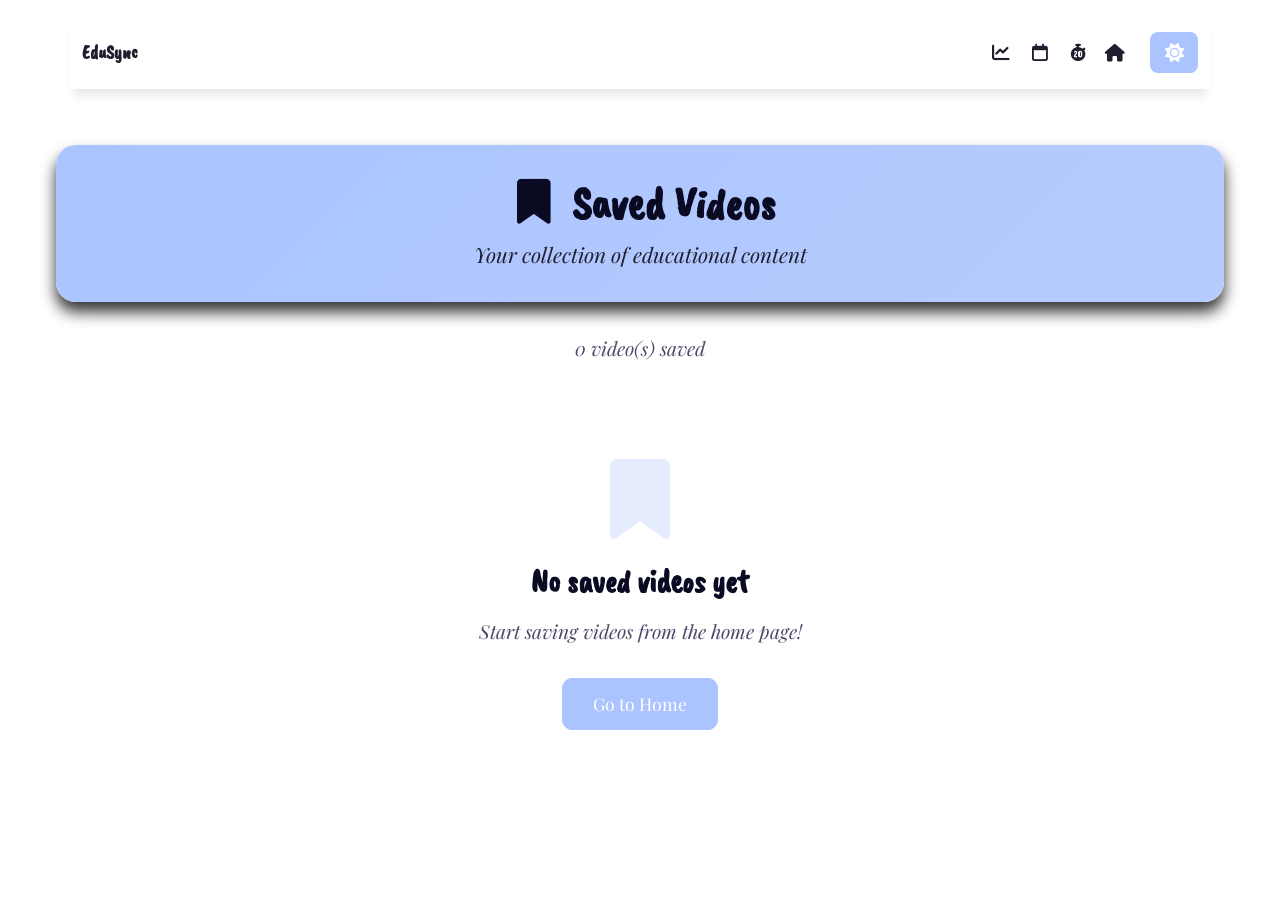
<file: pages/saved.html>
<!DOCTYPE html>
<html lang="en">
<head>
    <meta charset="UTF-8">
    <meta name="viewport" content="width=device-width, initial-scale=1.0">
    <title>EduSync - Saved Videos</title>
    <link rel="stylesheet" href="../assets/saved.css">
    <link rel="stylesheet" href="../assets/bootstrap.min.css">
    <link rel="stylesheet" href="../assets/all.min.css">
    <link rel="stylesheet" href="../assets/style.css">
    <link rel="stylesheet" href="../assets/theme.css">
    <link href="https://fonts.googleapis.com/css2?family=Caveat+Brush&display=swap" rel="stylesheet" />
    <link href="https://fonts.googleapis.com/css2?family=Playfair+Display:wght@400;600;700&display=swap" rel="stylesheet" />
    <link rel="stylesheet" href="https://cdnjs.cloudflare.com/ajax/libs/font-awesome/6.5.0/css/all.min.css" />
    <link rel="shortcut icon" href="../imgs/education.png" type="image/x-icon">
    
</head>
<body>
    <nav class="navbar py-3">
        <div class="container  py-3">
            <span class="navbar-brand title2 mb-0">EduSync</span>
            <div class="navbar-nav ms-auto d-flex  flex-row align-items-center">
                <a class="nav-link px-2" href="../pages/dashboard.html"><i class="fa-solid fa-chart-line"></i></a>                
                <a class="nav-link px-2" href="../pages/events.html"><i class="fa-regular fa-calendar"></i></a>
                <a class="nav-link px-2" href="../pages/pomotimer.html"><i class="fa-solid fa-stopwatch-20"></i></a>
                <a class="nav-link px-2" href="../pages/home.html"><i class="fa-solid fa-house"></i></a>                
                <button class="theme-toggle-btn ms-3">
                    <i class="fas fa-sun"></i>
                </button>
            </div>
        </div>
    </nav>

    <main class="p-2">
        <div class="page-header">
            <h1><i class="fas fa-bookmark"></i> Saved Videos</h1>
            <p>Your collection of educational content</p>
        </div>

        <div id="saved-count" class="text-center mb-2"></div>
        
        <div style="text-align: center;">
            <button id="clear-all-btn" class="clear-all-btn" style="display: none;">
                <i class="fas fa-trash"></i> Clear All
            </button>
        </div>

        <div id="saved-videos-container" class="video-grid"></div>
    </main>

        <script src="../js/shared.js"></script>
    <script src="../js/bootstrap.bundle.min.js"></script>
    <script src="../js/theme.js"></script>
    <script src="../js/main.js"></script>
    <script src="../js/saved.js"></script>
    
</body>
</html>
</file>
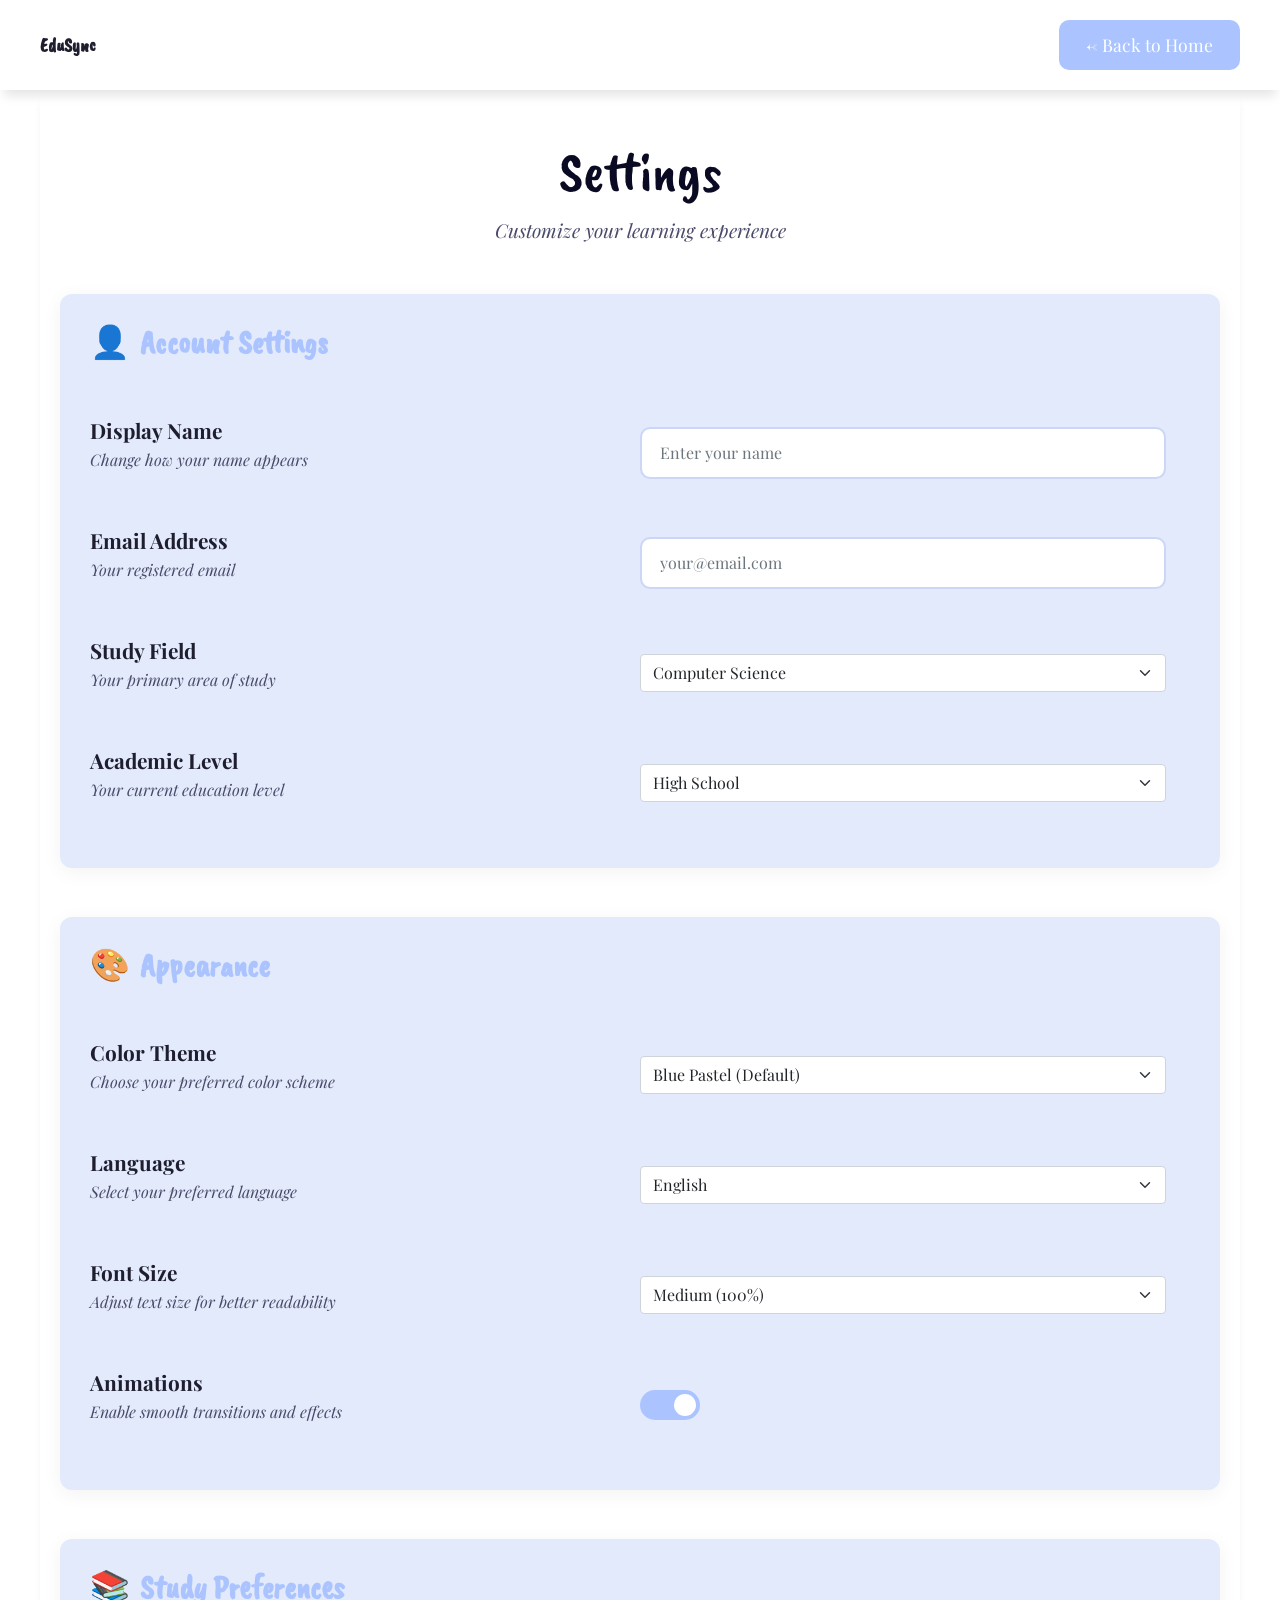
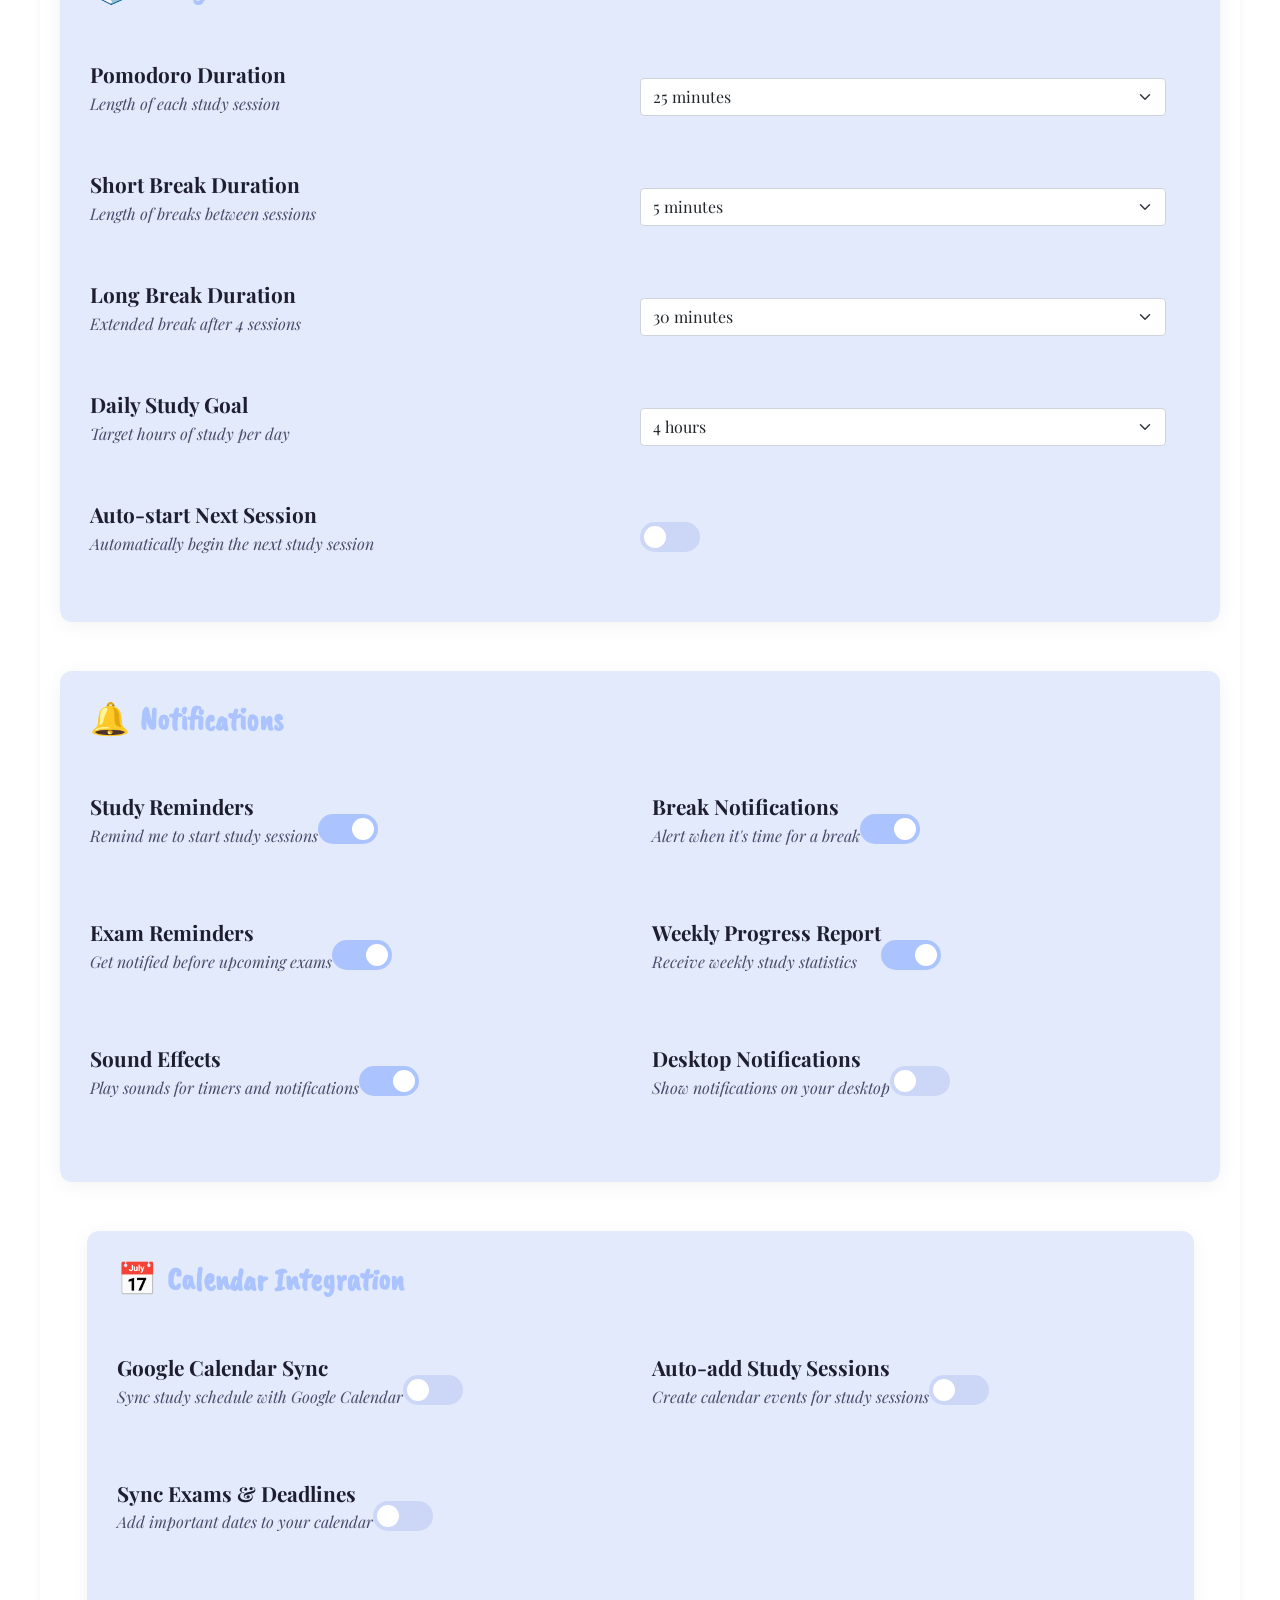
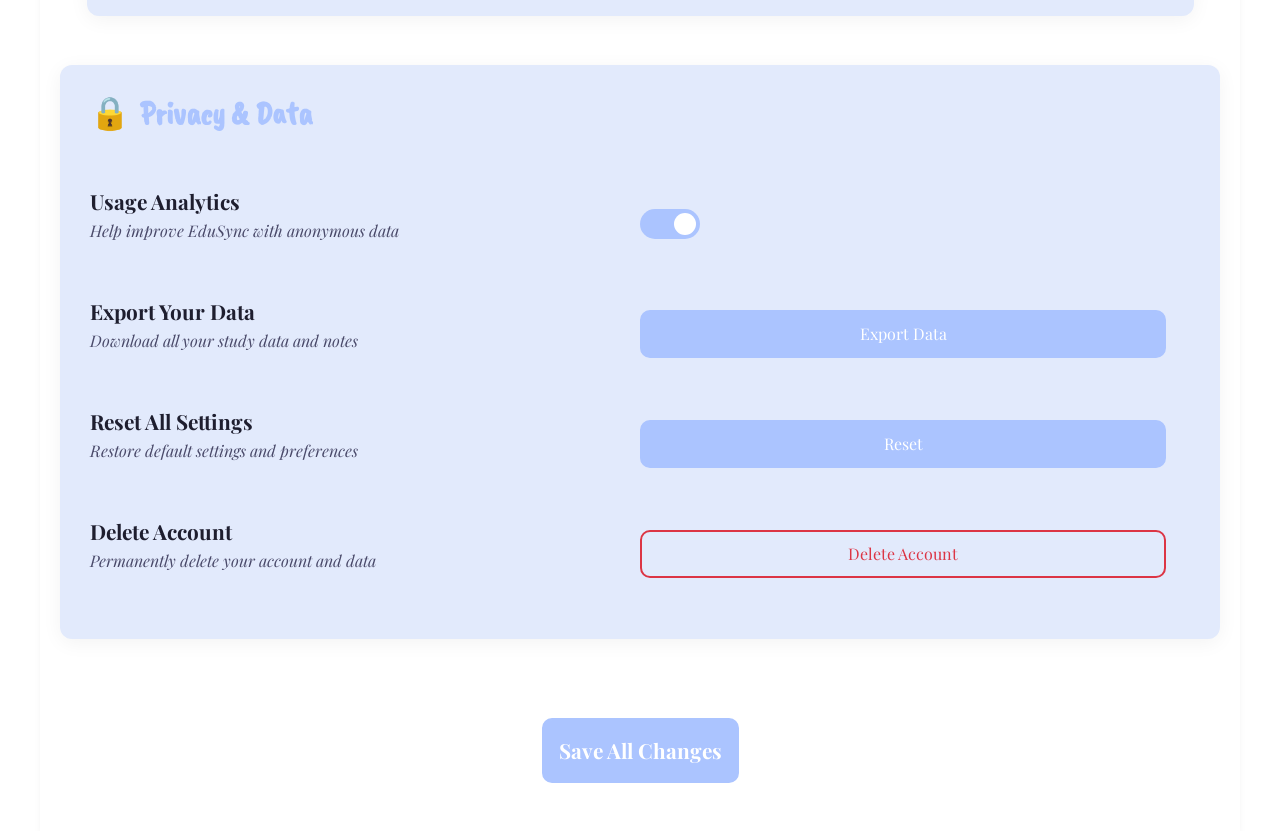
<file: pages/setting.html>
<!DOCTYPE html>
<html lang="en">
<head>
  <meta charset="UTF-8">
  <meta name="viewport" content="width=device-width, initial-scale=1.0">
  <title>EduSync - Settings</title>
  <link rel="stylesheet" href="../assets/bootstrap.min.css">
  <link rel="stylesheet" href="../assets/setting.css">
  <link rel="stylesheet" href="../assets/style.css">
  <link rel="stylesheet" href="../assets/theme.css">
  <link href="https://fonts.googleapis.com/css2?family=Caveat+Brush&display=swap" rel="stylesheet" />
  <link href="https://fonts.googleapis.com/css2?family=Playfair+Display:wght@400;600;700&display=swap" rel="stylesheet" />
  <link rel="stylesheet" href="https://cdnjs.cloudflare.com/ajax/libs/font-awesome/6.5.0/css/all.min.css" />
  <!-- FIX: corrected favicon path -->
  <link rel="shortcut icon" href="../imgs/education.png" type="image/x-icon">
</head>
<body>

  <!-- Navbar with back button -->
  <nav class="navbar">
    <span class="navbar-brand title2 mb-0 logo">EduSync</span>
    <!-- FIX: back button to home -->
    <a href="../pages/home.html" class="back-btn">← <span data-i18n="backHome">Back to Home</span></a>
  </nav>

  <!-- Success Message -->
  <div class="success-message" id="successMessage">
    ✓ <span data-i18n="saveSuccess">Settings saved successfully!</span>
  </div>

  <div class="container py-4 py-md-5 flex-column">
    <div class="row">
      <div class="col-12">
        <h1 class="page-title" data-i18n="settings">Settings</h1>
        <p class="page-subtitle" data-i18n="settingsSubtitle">Customize your learning experience</p>
      </div>
    </div>

    <!-- Account Settings -->
    <div class="row mb-4">
      <div class="col-12">
        <div class="settings-section">
          <h2 class="section-title">👤 <span data-i18n="account">Account Settings</span></h2>
          <div class="row">

            <div class="col-12">
              <div class="setting-item">
                <div class="row w-100 align-items-center">
                  <div class="col-md-6 col-12 mb-3 mb-md-0">
                    <div class="setting-info">
                      <h3 data-i18n="displayName">Display Name</h3>
                      <p data-i18n="displayNameDesc">Change how your name appears</p>
                    </div>
                  </div>
                  <div class="col-md-6 col-12">
                    <input type="text" class="form-control" id="displayName" placeholder="Enter your name">
                  </div>
                </div>
              </div>
            </div>

            <div class="col-12">
              <div class="setting-item">
                <div class="row w-100 align-items-center">
                  <div class="col-md-6 col-12 mb-3 mb-md-0">
                    <div class="setting-info">
                      <h3 data-i18n="email">Email Address</h3>
                      <p data-i18n="emailDesc">Your registered email</p>
                    </div>
                  </div>
                  <div class="col-md-6 col-12">
                    <input type="email" class="form-control" id="email" placeholder="your@email.com">
                  </div>
                </div>
              </div>
            </div>

            <div class="col-12">
              <div class="setting-item">
                <div class="row w-100 align-items-center">
                  <div class="col-md-6 col-12 mb-3 mb-md-0">
                    <div class="setting-info">
                      <h3 data-i18n="studyField">Study Field</h3>
                      <p data-i18n="studyFieldDesc">Your primary area of study</p>
                    </div>
                  </div>
                  <div class="col-md-6 col-12">
                    <select class="form-select" id="studyField">
                      <option value="computer science">Computer Science</option>
                      <option value="ai">AI / Machine Learning</option>
                      <option value="data science">Data Science</option>
                      <option value="frontend">Front-End Development</option>
                      <option value="backend">Back-End Development</option>
                      <option value="cyber security">Cyber Security</option>
                      <option value="engineering">Engineering</option>
                      <option value="medicine">Medicine</option>
                      <option value="pharmacy">Pharmacy</option>
                      <option value="biology">Biology</option>
                      <option value="chemistry">Chemistry</option>
                      <option value="physics">Physics</option>
                      <option value="mathematics">Mathematics</option>
                      <option value="statistics">Statistics</option>
                      <option value="business administration">Business Administration</option>
                      <option value="marketing">Marketing</option>
                      <option value="law">Law</option>
                      <option value="psychology">Psychology</option>
                      <option value="education">Education</option>
                      <option value="graphic design">Graphic Design</option>
                      <option value="architecture">Architecture</option>
                      <option value="other">Other</option>
                    </select>
                  </div>
                </div>
              </div>
            </div>

            <div class="col-12">
              <div class="setting-item">
                <div class="row w-100 align-items-center">
                  <div class="col-md-6 col-12 mb-3 mb-md-0">
                    <div class="setting-info">
                      <h3 data-i18n="academicLevel">Academic Level</h3>
                      <p data-i18n="academicLevelDesc">Your current education level</p>
                    </div>
                  </div>
                  <div class="col-md-6 col-12">
                    <select class="form-select" id="academicLevel">
                      <option value="high-school">High School</option>
                      <option value="undergraduate">Undergraduate</option>
                      <option value="graduate">Graduate (Master's)</option>
                      <option value="phd">PhD / Doctorate</option>
                      <option value="professional">Professional Development</option>
                    </select>
                  </div>
                </div>
              </div>
            </div>

          </div>
        </div>
      </div>
    </div>

    <!-- Appearance Settings -->
    <div class="row mb-4">
      <div class="col-12">
        <div class="settings-section">
          <h2 class="section-title">🎨 <span data-i18n="appearance">Appearance</span></h2>
          <div class="row">

            <div class="col-12">
              <div class="setting-item">
                <div class="row w-100 align-items-center">
                  <div class="col-md-6 col-12 mb-3 mb-md-0">
                    <div class="setting-info">
                      <h3 data-i18n="theme">Color Theme</h3>
                      <p data-i18n="themeDesc">Choose your preferred color scheme</p>
                    </div>
                  </div>
                  <div class="col-md-6 col-12">
                    <select class="form-select" id="theme">
                      <option value="blue">Blue Pastel (Default)</option>
                      <option value="purple">Purple Dream</option>
                      <option value="green">Fresh Green</option>
                      <option value="pink">Soft Pink</option>
                      <option value="sunset">Sunset Orange</option>
                      <option value="ocean">Deep Ocean</option>
                      <option value="dark">Dark Mode</option>
                      <option value="light">Light Mode</option>
                    </select>
                  </div>
                </div>
              </div>
            </div>

            <div class="col-12">
              <div class="setting-item">
                <div class="row w-100 align-items-center">
                  <div class="col-md-6 col-12 mb-3 mb-md-0">
                    <div class="setting-info">
                      <h3 data-i18n="language">Language</h3>
                      <p data-i18n="languageDesc">Select your preferred language</p>
                    </div>
                  </div>
                  <div class="col-md-6 col-12">
                    <select class="form-select" id="language">
                      <option value="en">English</option>
                      <option value="ar">العربية (Arabic)</option>
                      <option value="fr">Français</option>
                    </select>
                  </div>
                </div>
              </div>
            </div>

            <div class="col-12">
              <div class="setting-item">
                <div class="row w-100 align-items-center">
                  <div class="col-md-6 col-12 mb-3 mb-md-0">
                    <div class="setting-info">
                      <h3 data-i18n="fontSize">Font Size</h3>
                      <p data-i18n="fontSizeDesc">Adjust text size for better readability</p>
                    </div>
                  </div>
                  <div class="col-md-6 col-12">
                    <select class="form-select" id="fontSize">
                      <option value="small">Small (90%)</option>
                      <option value="medium" selected>Medium (100%)</option>
                      <option value="large">Large (110%)</option>
                      <option value="extra-large">Extra Large (120%)</option>
                    </select>
                  </div>
                </div>
              </div>
            </div>

            <div class="col-12">
              <div class="setting-item">
                <div class="row w-100 align-items-center">
                  <div class="col-md-6 col-12 mb-3 mb-md-0">
                    <div class="setting-info">
                      <h3 data-i18n="animations">Animations</h3>
                      <p data-i18n="animationsDesc">Enable smooth transitions and effects</p>
                    </div>
                  </div>
                  <div class="col-md-6 col-12">
                    <label class="toggle-switch">
                      <input type="checkbox" id="animations" checked>
                      <span class="slider"></span>
                    </label>
                  </div>
                </div>
              </div>
            </div>

          </div>
        </div>
      </div>
    </div>

    <!-- Study Preferences -->
    <div class="row mb-4">
      <div class="col-12">
        <div class="settings-section">
          <h2 class="section-title">📚 <span data-i18n="studyPreferences">Study Preferences</span></h2>
          <div class="row">

            <div class="col-12">
              <div class="setting-item">
                <div class="row w-100 align-items-center">
                  <div class="col-md-6 col-12 mb-3 mb-md-0">
                    <div class="setting-info">
                      <h3 data-i18n="pomodoroDuration">Pomodoro Duration</h3>
                      <p data-i18n="pomodoroDurationDesc">Length of each study session</p>
                    </div>
                  </div>
                  <div class="col-md-6 col-12">
                    <select class="form-select" id="pomodoroDuration">
                      <option value="15">15 minutes</option>
                      <option value="25" selected>25 minutes</option>
                      <option value="30">30 minutes</option>
                      <option value="45">45 minutes</option>
                      <option value="60">60 minutes</option>
                      <option value="90">90 minutes</option>
                    </select>
                  </div>
                </div>
              </div>
            </div>

            <div class="col-12">
              <div class="setting-item">
                <div class="row w-100 align-items-center">
                  <div class="col-md-6 col-12 mb-3 mb-md-0">
                    <div class="setting-info">
                      <h3 data-i18n="breakDuration">Short Break Duration</h3>
                      <p data-i18n="breakDurationDesc">Length of breaks between sessions</p>
                    </div>
                  </div>
                  <div class="col-md-6 col-12">
                    <select class="form-select" id="breakDuration">
                      <option value="5" selected>5 minutes</option>
                      <option value="10">10 minutes</option>
                      <option value="15">15 minutes</option>
                      <option value="20">20 minutes</option>
                    </select>
                  </div>
                </div>
              </div>
            </div>

            <div class="col-12">
              <div class="setting-item">
                <div class="row w-100 align-items-center">
                  <div class="col-md-6 col-12 mb-3 mb-md-0">
                    <div class="setting-info">
                      <h3 data-i18n="longBreakDuration">Long Break Duration</h3>
                      <p data-i18n="longBreakDurationDesc">Extended break after 4 sessions</p>
                    </div>
                  </div>
                  <div class="col-md-6 col-12">
                    <select class="form-select" id="longBreakDuration">
                      <option value="15">15 minutes</option>
                      <option value="20">20 minutes</option>
                      <option value="30" selected>30 minutes</option>
                      <option value="45">45 minutes</option>
                    </select>
                  </div>
                </div>
              </div>
            </div>

            <div class="col-12">
              <div class="setting-item">
                <div class="row w-100 align-items-center">
                  <div class="col-md-6 col-12 mb-3 mb-md-0">
                    <div class="setting-info">
                      <h3 data-i18n="studyGoal">Daily Study Goal</h3>
                      <p data-i18n="studyGoalDesc">Target hours of study per day</p>
                    </div>
                  </div>
                  <div class="col-md-6 col-12">
                    <select class="form-select" id="studyGoal">
                      <option value="1">1 hour</option>
                      <option value="2">2 hours</option>
                      <option value="3">3 hours</option>
                      <option value="4" selected>4 hours</option>
                      <option value="5">5 hours</option>
                      <option value="6">6 hours</option>
                      <option value="8">8 hours</option>
                      <option value="10">10 hours</option>
                    </select>
                  </div>
                </div>
              </div>
            </div>

            <div class="col-12">
              <div class="setting-item">
                <div class="row w-100 align-items-center">
                  <div class="col-md-6 col-12 mb-3 mb-md-0">
                    <div class="setting-info">
                      <h3 data-i18n="autoStart">Auto-start Next Session</h3>
                      <p data-i18n="autoStartDesc">Automatically begin the next study session</p>
                    </div>
                  </div>
                  <div class="col-md-6 col-12">
                    <label class="toggle-switch">
                      <input type="checkbox" id="autoStart">
                      <span class="slider"></span>
                    </label>
                  </div>
                </div>
              </div>
            </div>

          </div>
        </div>
      </div>
    </div>

    <!-- Notifications -->
    <div class="row mb-4">
      <div class="col-12">
        <div class="settings-section">
          <h2 class="section-title">🔔 <span data-i18n="notifications">Notifications</span></h2>
          <div class="row">

            <div class="col-md-6 col-12 mb-3">
              <div class="setting-item">
                <div class="d-flex justify-content-between align-items-center flex-wrap">
                  <div class="setting-info mb-2 mb-md-0">
                    <h3 data-i18n="studyReminders">Study Reminders</h3>
                    <p data-i18n="studyRemindersDesc">Remind me to start study sessions</p>
                  </div>
                  <label class="toggle-switch">
                    <input type="checkbox" id="studyReminders" checked>
                    <span class="slider"></span>
                  </label>
                </div>
              </div>
            </div>

            <div class="col-md-6 col-12 mb-3">
              <div class="setting-item">
                <div class="d-flex justify-content-between align-items-center flex-wrap">
                  <div class="setting-info mb-2 mb-md-0">
                    <h3 data-i18n="breakNotifications">Break Notifications</h3>
                    <p data-i18n="breakNotificationsDesc">Alert when it's time for a break</p>
                  </div>
                  <label class="toggle-switch">
                    <input type="checkbox" id="breakNotifications" checked>
                    <span class="slider"></span>
                  </label>
                </div>
              </div>
            </div>

            <div class="col-md-6 col-12 mb-3">
              <div class="setting-item">
                <div class="d-flex justify-content-between align-items-center flex-wrap">
                  <div class="setting-info mb-2 mb-md-0">
                    <h3 data-i18n="examReminders">Exam Reminders</h3>
                    <p data-i18n="examRemindersDesc">Get notified before upcoming exams</p>
                  </div>
                  <label class="toggle-switch">
                    <input type="checkbox" id="examReminders" checked>
                    <span class="slider"></span>
                  </label>
                </div>
              </div>
            </div>

            <div class="col-md-6 col-12 mb-3">
              <div class="setting-item">
                <div class="d-flex justify-content-between align-items-center flex-wrap">
                  <div class="setting-info mb-2 mb-md-0">
                    <h3 data-i18n="weeklyReport">Weekly Progress Report</h3>
                    <p data-i18n="weeklyReportDesc">Receive weekly study statistics</p>
                  </div>
                  <label class="toggle-switch">
                    <input type="checkbox" id="weeklyReport" checked>
                    <span class="slider"></span>
                  </label>
                </div>
              </div>
            </div>

            <div class="col-md-6 col-12 mb-3">
              <div class="setting-item">
                <div class="d-flex justify-content-between align-items-center flex-wrap">
                  <div class="setting-info mb-2 mb-md-0">
                    <h3 data-i18n="soundEffects">Sound Effects</h3>
                    <p data-i18n="soundEffectsDesc">Play sounds for timers and notifications</p>
                  </div>
                  <label class="toggle-switch">
                    <input type="checkbox" id="soundEffects" checked>
                    <span class="slider"></span>
                  </label>
                </div>
              </div>
            </div>

            <div class="col-md-6 col-12 mb-3">
              <div class="setting-item">
                <div class="d-flex justify-content-between align-items-center flex-wrap">
                  <div class="setting-info mb-2 mb-md-0">
                    <h3 data-i18n="desktopNotifications">Desktop Notifications</h3>
                    <p data-i18n="desktopNotificationsDesc">Show notifications on your desktop</p>
                  </div>
                  <label class="toggle-switch">
                    <input type="checkbox" id="desktopNotifications">
                    <span class="slider"></span>
                  </label>
                </div>
              </div>
            </div>

          </div>
        </div>
      </div>
    </div>

    <!-- Calendar Integration -->
    <div class="row mb-4">
      <div class="col-12">
        <div class="settings-section">
          <h2 class="section-title">📅 <span data-i18n="calendarIntegration">Calendar Integration</span></h2>
          <div class="row">

            <div class="col-md-6 col-12 mb-3">
              <div class="setting-item">
                <div class="d-flex justify-content-between align-items-center flex-wrap">
                  <div class="setting-info mb-2 mb-md-0">
                    <h3>Google Calendar Sync</h3>
                    <p>Sync study schedule with Google Calendar</p>
                  </div>
                  <label class="toggle-switch">
                    <input type="checkbox" id="googleCalendar">
                    <span class="slider"></span>
                  </label>
                </div>
              </div>
            </div>

            <div class="col-md-6 col-12 mb-3">
              <div class="setting-item">
                <div class="d-flex justify-content-between align-items-center flex-wrap">
                  <div class="setting-info mb-2 mb-md-0">
                    <h3>Auto-add Study Sessions</h3>
                    <p>Create calendar events for study sessions</p>
                  </div>
                  <label class="toggle-switch">
                    <input type="checkbox" id="autoAddSessions">
                    <span class="slider"></span>
                  </label>
                </div>
              </div>
            </div>

            <div class="col-md-6 col-12 mb-3">
              <div class="setting-item">
                <div class="d-flex justify-content-between align-items-center flex-wrap">
                  <div class="setting-info mb-2 mb-md-0">
                    <h3>Sync Exams & Deadlines</h3>
                    <p>Add important dates to your calendar</p>
                  </div>
                  <label class="toggle-switch">
                    <input type="checkbox" id="syncExams">
                    <span class="slider"></span>
                  </label>
                </div>
              </div>
            </div>

          </div>
        </div>
      </div>
    </div>

    <!-- Privacy & Data -->
    <div class="row mb-4">
      <div class="col-12">
        <div class="settings-section">
          <h2 class="section-title">🔒 <span data-i18n="privacyData">Privacy & Data</span></h2>
          <div class="row">

            <div class="col-12">
              <div class="setting-item">
                <div class="row w-100 align-items-center">
                  <div class="col-md-6 col-12 mb-3 mb-md-0">
                    <div class="setting-info">
                      <h3>Usage Analytics</h3>
                      <p>Help improve EduSync with anonymous data</p>
                    </div>
                  </div>
                  <div class="col-md-6 col-12">
                    <label class="toggle-switch">
                      <input type="checkbox" id="analytics" checked>
                      <span class="slider"></span>
                    </label>
                  </div>
                </div>
              </div>
            </div>

            <div class="col-12">
              <div class="setting-item">
                <div class="row w-100 align-items-center">
                  <div class="col-md-6 col-12 mb-3 mb-md-0">
                    <div class="setting-info">
                      <h3 data-i18n="exportData">Export Your Data</h3>
                      <p>Download all your study data and notes</p>
                    </div>
                  </div>
                  <div class="col-md-6 col-12">
                    <button class="action-btn w-100" onclick="exportData()">Export Data</button>
                  </div>
                </div>
              </div>
            </div>

            <div class="col-12">
              <div class="setting-item">
                <div class="row w-100 align-items-center">
                  <div class="col-md-6 col-12 mb-3 mb-md-0">
                    <div class="setting-info">
                      <h3>Reset All Settings</h3>
                      <p>Restore default settings and preferences</p>
                    </div>
                  </div>
                  <div class="col-md-6 col-12">
                    <button class="action-btn w-100" onclick="resetSettings()">Reset</button>
                  </div>
                </div>
              </div>
            </div>

            <div class="col-12">
              <div class="setting-item">
                <div class="row w-100 align-items-center">
                  <div class="col-md-6 col-12 mb-3 mb-md-0">
                    <div class="setting-info">
                      <h3>Delete Account</h3>
                      <p>Permanently delete your account and data</p>
                    </div>
                  </div>
                  <div class="col-md-6 col-12">
                    <button class="action-btn danger w-100">Delete Account</button>
                  </div>
                </div>
              </div>
            </div>

          </div>
        </div>
      </div>
    </div>

    <!-- Save Button -->
    <div class="row">
      <div class="col-12">
        <button class="save-btn w-100" onclick="saveSettings()">
          <span data-i18n="saveSettings">Save All Changes</span>
        </button>
      </div>
    </div>

  </div><!-- end container -->

  <script src="../js/shared.js"></script>
  <script src="../js/setting.js"></script>
  <script src="../js/bootstrap.bundle.min.js"></script>
  <script src="../js/theme.js"></script>
  <script src="../js/main.js"></script>
</body>
</html>
</file>
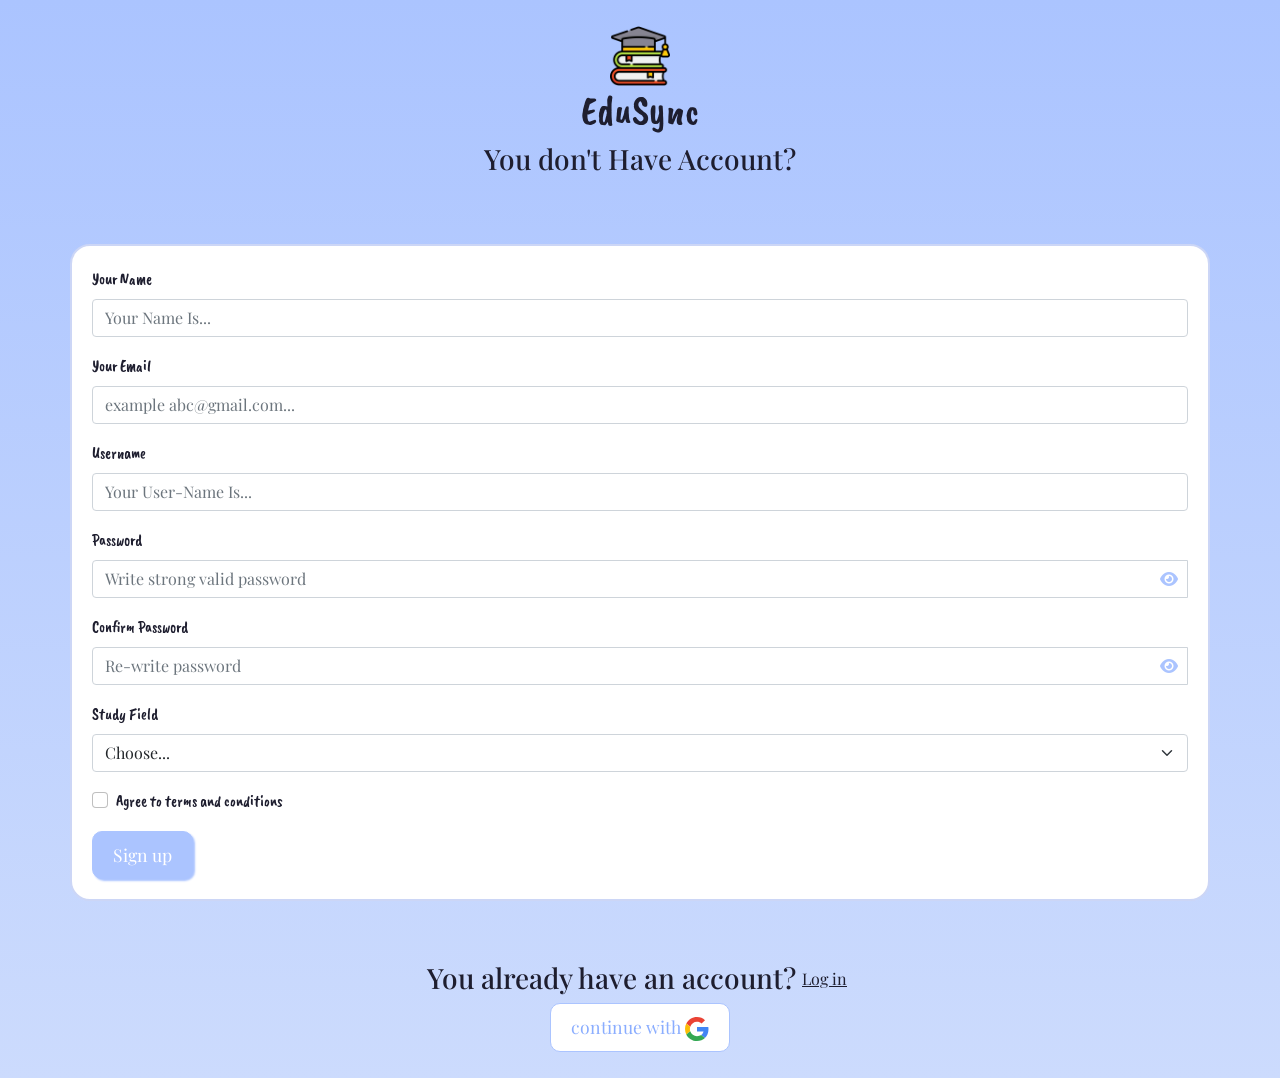
<file: pages/signup.html>
<!DOCTYPE html>
<html lang="en">
<head>
  <meta charset="UTF-8">
  <meta name="viewport" content="width=device-width, initial-scale=1.0">
  <title>EduSync - Sign Up</title>
  <link rel="stylesheet" href="../assets/bootstrap.min.css">
  <!-- FIX: removed duplicate local all.min.css — Font Awesome loaded once via CDN below -->
  <link rel="stylesheet" href="../assets/signup.css">
  <link rel="stylesheet" href="../assets/theme.css">
  <link href="https://fonts.googleapis.com/css2?family=Caveat+Brush&display=swap" rel="stylesheet" />
  <link href="https://fonts.googleapis.com/css2?family=Playfair+Display:wght@400;600;700&display=swap" rel="stylesheet" />
  <link rel="stylesheet" href="https://cdnjs.cloudflare.com/ajax/libs/font-awesome/6.5.0/css/all.min.css" />
  <link rel="shortcut icon" href="../imgs/education.png" type="image/x-icon">
</head>
<body>

  <section class="header">
    <div>
      <img src="../imgs/education.png" alt="" width="60" class="img-fluid d-flex justify-content-center">
    </div>
    <h1 class="heading">EduSync</h1>
    <h3>You don't Have Account?</h3>
  </section>

  <div class="d-flex justify-content-center">
    <section class="container bg-fo">
      <form class="row g-3" id="signup-form">
        <div class="col-12">
          <label for="name" class="form-label">Your Name</label>
          <input type="text" class="form-control" id="name" placeholder="Your Name Is..." required>
        </div>
        <div class="col-12">
          <label for="email" class="form-label">Your Email</label>
          <input type="email" class="form-control" id="email" placeholder="example abc@gmail.com..." required>
          <span class="error" id="email-error"></span>
        </div>
        <div class="col-12">
          <label for="uName" class="form-label">Username</label>
          <div class="input-group">
            <input type="text" class="form-control" id="uName" placeholder="Your User-Name Is..." required>
          </div>
          <span class="error" id="uName-error"></span>
        </div>
        <div class="col-12">
          <label for="password" class="form-label">Password</label>
          <div class="input-group">
            <input type="password" class="form-control pass" id="password" placeholder="Write strong valid password" required>
            <span id="togglePassword" class="toggle-icon">
              <i class="fa-solid fa-eye"></i>
            </span>
          </div>
          <span class="error" id="password-error"></span>
        </div>
        <div class="col-12">
          <label for="pass2" class="form-label">Confirm Password</label>
          <div class="input-group">
            <input type="password" class="form-control pass" id="pass2" placeholder="Re-write password" required>
            <span id="togglePassword2" class="toggle-icon">
              <i class="fa-solid fa-eye icon"></i>
            </span>
          </div>
          <span class="error" id="confirm-password-error"></span>
        </div>
        <div class="col-12">
          <label for="sfield" class="form-label">Study Field</label>
          <select class="form-select form-control" id="sfield" onchange="toggleOtherField()" required>
            <option selected disabled value="">Choose...</option>
            <option value="Architecture">Architecture</option>
            <option value="AI">AI</option>
            <option value="Back-End">Back-End</option>
            <option value="Biology">Biology</option>
            <option value="Business Administration">Business Administration</option>
            <option value="Chemistry">Chemistry</option>
            <option value="Computer science">Computer science</option>
            <option value="Cyber security">Cyber security</option>
            <option value="Data science">Data science</option>
            <option value="Education">Education</option>
            <option value="Engineering">Engineering</option>
            <option value="Front-End">Front-End</option>
            <option value="Graphic Design">Graphic Design</option>
            <option value="Law">Law</option>
            <option value="Marketing">Marketing</option>
            <option value="Mathematics">Mathematics</option>
            <option value="Medicine">Medicine</option>
            <option value="Pharmacy">Pharmacy</option>
            <option value="Physics">Physics</option>
            <option value="Psychology">Psychology</option>
            <option value="Statistic">Statistic</option>
            <option value="Other">Other</option>
          </select>
          <input type="text" name="OtherField" class="form-control mt-4" id="OtherField" placeholder="Enter Your study Field...">
        </div>
        <div class="col-12">
          <div class="form-check">
            <input class="form-check-input" type="checkbox" value="" id="invalidCheck3" aria-describedby="invalidCheck3Feedback" required>
            <label class="form-check-label" for="invalidCheck3">
              Agree to terms and conditions
            </label>
            <div id="invalidCheck3Feedback" class="invalid-feedback">
              You must agree before submitting.
            </div>
          </div>
        </div>
        <div class="col-12">
          <button class="btn button-primary" type="submit">Sign up</button>
        </div>
      </form>
    </section>
  </div>

  <section class="link">
    <div class="login">
      <h3>You already have an account?</h3>
      <a href="../pages/login.html">Log in</a>
    </div>
    <div>
      <!-- FIX: Client ID removed — backend handles OAuth initiation -->
      <button class="btn button-outline-primary g-id-signin" data-type="standard" onclick="GoogleRedirect()">
        continue with
        <svg xmlns="http://www.w3.org/2000/svg" viewBox="0 0 48 48" width="24" height="24" style="display: inline;">
          <path fill="#EA4335" d="M24 9.5c3.54 0 6.71 1.22 9.21 3.6l6.85-6.85C35.9 2.38 30.47 0 24 0 14.62 0 6.51 5.38 2.56 13.22l7.98 6.19C12.43 13.72 17.74 9.5 24 9.5z"></path>
          <path fill="#4285F4" d="M46.98 24.55c0-1.57-.15-3.09-.38-4.55H24v9.02h12.94c-.58 2.96-2.26 5.48-4.78 7.18l7.73 6c4.51-4.18 7.09-10.36 7.09-17.65z"></path>
          <path fill="#FBBC05" d="M10.53 28.59c-.48-1.45-.76-2.99-.76-4.59s.27-3.14.76-4.59l-7.98-6.19C.92 16.46 0 20.12 0 24c0 3.88.92 7.54 2.56 10.78l7.97-6.19z"></path>
          <path fill="#34A853" d="M24 48c6.48 0 11.93-2.13 15.89-5.81l-7.73-6c-2.15 1.45-4.92 2.3-8.16 2.3-6.26 0-11.57-4.22-13.47-9.91l-7.98 6.19C6.51 42.62 14.62 48 24 48z"></path>
          <path fill="none" d="M0 0h48v48H0z"></path>
        </svg>
      </button>
    </div>
  </section>

  <!-- FIX: added shared.js so theme/settings apply on signup page too -->
  <script src="../js/shared.js"></script>
  <script src="../js/bootstrap.bundle.min.js"></script>
  <script src="../js/signup.js"></script>
  <script src="../js/theme.js"></script>
  <script>
    function GoogleRedirect() {
      window.location.href = "https://edu-sync-back-end-production.up.railway.app/auth/google";
    }
  </script>
</body>
</html>
</file>
<file: assets/style.css>
:root {
  --color-bg-light: #ffffff;
  --color-bg-alt: #e2eafc;
  --color-accent-light: #d7e3fc;
  --color-accent: #ccdbfd;
  --color-accent-dark: #c1d3fe;
  --color-primary: #b6ccfe;
  --color-primary-dark: #abc4ff;
  --color-border: #ccd6f6;
  --color-shadow: rgba(0,0,0,0.8);
  /* text */
  --color-text-main: #1e1e2f;
  --color-text-light: #4a4a6a;
  --color-heading: #0a0a23;
  /* fonts */
  --font-heading: 'Caveat Brush', cursive !important;
  --font-body: 'Playfair Display', serif !important;
}

body{
      position: relative;
  background-color: var(--color-bg-light);
  font-family: var(--font-body);
  color: var(--color-text-main);
  margin: 0;
  padding: 0;
}

/* nav‑bar */
.navbar{
  background-color: var(--color-bg-light);
flex-grow: 1;
justify-content: space-between !important;
position: sticky !important;
  top: 0;
  z-index: 1000;
scroll-behavior: smooth;

}
.container{
  display:flex;
  flex-grow:1 ;
  justify-content: space-between;
  align-items: center;
  box-shadow: 0 10px 10px -4px rgba(0, 0, 0, 0.1);

}
.title {
  font-family: var(--font-heading);
  font-size: 2.6rem;
  font-weight: bold;
}
.title1 {
  font-family: var(--font-heading);
  font-size: 1.6rem;
  font-weight: bold;
}
.title2{
    font-family: var(--font-heading);
  font-size: 1.2rem;
  font-weight: bold;
}
.icon {
  display: flex;
  flex-direction: column;
  width: 10vw;
  align-items: center;
}

.navbar-brand.title {
  font-size: 2.6rem;
}
.navbar-nav .nav-link {
  font-size: 1.1rem;
  padding: 0 10px;
  color: var(--color-text-main);
}
.navbar-nav .nav-link:hover {
  color: var(--color-primary-dark);
}

.Hero-section {
  padding: 80px 20px;
  display: flex;
  align-items: center;
  justify-content: center;
  text-align: center;
}
.Hero-section .title1 h1 {
  font-size: 2.8rem;
  margin-bottom: 30px;
  line-height: 3.5rem;
}
.mark {
  font-size: 3rem;
  color: var(--color-primary-dark);
  font-weight: bolder;
  border-radius: 10px;
  padding:2px !important;
}
.buttons .btn {
  font-size: 1.1rem;
  padding: 10px 20px;
  border-radius: 10px;
}
a ,a:hover{
  color: inherit;
}
.button-primary  {
  background-color: var(--color-primary-dark) !important;
  color: #fff;
  border-color: var(--color-primary-dark) !important;
}
.button-primary:hover {
    background-color: var(--color-bg-light) !important;
  color: var(--color-primary-dark) !important;
  border-color: var(--color-primary-dark) !important;
}
.buttons .btn.button-outline-primary {
    color: var(--color-primary-dark) !important;
  border-color: var(--color-primary-dark) !important;
}
.buttons .btn.button-outline-primary:hover { 
  color: #fff !important;
  background-color: var(--color-primary-dark) !important;
  border-color: var(--color-primary-dark) !important;
}

.backphoto {
  width: 100%;
  display: flex;
  justify-content: center;
  margin: 40px 0;
  padding: 50px 0;
}
.photo-wrapper {
  position: relative;
  width: 50%;
  opacity: 0.9;
  overflow: visible;
}
.centered-photo {
  width: 200%;
  height: auto;
  display: block;
  margin: 0 auto;
  border-radius:   50% 50% 0 0;
  box-shadow: 0 10px 30px rgba(0, 0, 0, 0.1);
  transition: transform 0.6s ease, opacity 0.6s ease;
  animation: floatUpDown 2s ease-in-out infinite;

}

.centered-photo:hover {
  opacity: 1;
  animation: bounceUp 1.5s ease-out;
}

.features {
  padding: 0 20px;
}
.feature-card {
  background-color: var(--color-bg-alt);
  border: none;
  border-radius: 12px;
  padding: 20px;
  box-shadow: 0 4px 20px rgba(0,0,0,0.05);
  padding: 20px;
  transform: translateY(50px);
  transition: all 0.6s ease-out;
}
.feature-card.hidden{
    opacity: 0;
}
.feature-card.show {
  opacity: 1;
  transform: translateY(0);
}
.card-features:nth-child(1) { transition-delay: 0.1s;}
.card-features:nth-child(2) { transition-delay: 0.2s;}
.card-features:nth-child(3) { transition-delay: 0.3s;}
.card-features:nth-child(4) { transition-delay: 0.4s;}
.card-features:nth-child(5) { transition-delay: 0.5s;}
.card-features:nth-child(6) { transition-delay: 0.6s;}
.card-features:nth-child(7) { transition-delay: 0.7s;}
h2 {
  font-size: 2rem;
  font-weight: bold;
  padding-bottom: 10px;
}
h3 {
  font-size: 1.5rem;
  font-weight: 700;
}
h5 {
  font-size: 1.3rem;
  font-style: italic;
  color: var(--color-text-light);
  padding: 5px 10px;
}

@media (max-width: 768px) {
  .Hero-section .title1 h1 {
    font-size: 2rem;
  }
  .mark {
    font-size: 2.2rem;
  }
  .photo‑wrapper {
    width: 100%;
  }
}


@keyframes floatUpDown {
  0%   { transform: translateY(0);}
  50%  { transform: translateY(-20px);}
  100% { transform: translateY(0);}
}
@keyframes bounceUp{
  0% { transform: translateY(0);}
  50% {transform: translateY(-20px); }
  100% { transform: translateY(0); }
}
</file>
<file: assets/theme.css>
.theme-toggle-btn {
    padding: 6px 12px;
    border: none;
    border-radius: 8px;
    cursor: pointer;
    background-color: var(--color-primary-dark);
    color: var(--color-bg-light);
    font-size: 1.2rem;
    transition: all 0.3s ease;
    }

    .theme-toggle-btn:hover {
    opacity: 0.8;
    }


    body.dark-theme {
    --color-bg-light: #1e1e2f;
    --color-bg-alt: #2a2a3f;
    --color-bg-fo:#2a2a3c;
    --color-accent-light: #3a3f5a;
    --color-accent: #4a4a6a;
    --color-accent-dark: #555c7a;
    --color-primary: #b6ccfe;
    --color-primary-dark: #abc4ff;
    --color-border: #555c7a;
    --color-shadow: rgba(0,0,0,0.5);
    --color-text-main: #ffffff;
    --color-text-light: #cccccc;
    --color-heading: #ffffff;
    font-family: inherit;
    }
    body.dark-theme{
        background-image: linear-gradient(var(--color-bg-light)) !important;
    }
    body.dark-theme .bg-fo{
        background-color: var(--color-bg-fo) !important;
    }
    body.dark-theme .form-control{
        background-color: var(--color-text-light);
    }
    body.dark-theme .button-primary:hover {
    background-color: var(--color-bg-alt) !important;
    color: var(--color-text-main) !important;
    border-color: var(--color-primary-dark) !important;
    }

    body.dark-theme .button-outline-primary:hover  {
    color: #ffffff !important;
    background-color: var(--color-primary-dark) !important;
    border-color: var(--color-primary-dark) !important;
    }

    body.dark-theme .feature-card {
    background-color: var(--color-bg-alt);
    border-color: var(--color-border);
    color: var(--color-text-main);
    box-shadow: 0 4px 20px rgba(0,0,0,0.4);
    }

    body.dark-theme .feature-card h3,
    body.dark-theme .feature-card h5 {
    color: var(--color-text-main);
    }

    body.dark-theme .Hero-section {
    background-color: var(--color-bg-light);
    color: var(--color-text-main);
    }

    body.dark-theme .Hero-section .mark {
    color: var(--color-primary);
    background-color: transparent;
    }

    body.dark-theme .navbar,
    body.dark-theme .navbar-nav .nav-link {
    background-color: var(--color-bg-light);
    color: var(--color-text-main);
    }

    body.dark-theme .navbar-nav .nav-link:hover {
    color: var(--color-primary-dark);
    }

    body.dark-theme .centered-photo {
    box-shadow: 0 10px 30px rgba(0, 0, 0, 0.5);
    }

    body.dark-theme h2, 
    body.dark-theme h3, 
    body.dark-theme h5 {
    color: var(--color-text-main);
    }
</file>
<file: assets/calendar.css>
:root {
    --color-bg-light: #ffffff;
    --color-bg-alt: #e2eafc;
    --color-accent-light: #d7e3fc;
    --color-accent: #ccdbfd;
    --color-accent-dark: #c1d3fe;
    --color-primary: #b6ccfe;
    --color-primary-dark: #abc4ff;
    --color-border: #ccd6f6;
    --color-shadow: rgba(0,0,0,0.8);
    --color-text-main: #1e1e2f;
    --color-text-light: #4a4a6a;
    --color-heading: #0a0a23;
    --font-heading: 'Caveat Brush', cursive;
    --font-body: 'Playfair Display', serif;
}

* {
    margin: 0;
    padding: 0;
    box-sizing: border-box;
}

body {
    background-color: var(--color-bg-light);
    font-family: var(--font-body);
    color: var(--color-text-main);
    padding: 20px;
}

.navbar {
    display: flex;
    justify-content: space-between;
    align-items: center;
    padding: 20px;
    background: var(--color-bg-alt);
    border-radius: 10px;
    margin-bottom: 30px;
    box-shadow: 0 2px 10px rgba(0,0,0,0.1);
}

.navbar-brand {
    font-family: var(--font-heading);
    font-size: 2rem;
    font-weight: bold;
    color: var(--color-primary-dark);
}

.navbar-nav {
    display: flex;
    gap: 15px;
    align-items: center;
}

.nav-link {
    color: var(--color-text-main);
    text-decoration: none;
    font-size: 1.2rem;
    padding: 8px 12px;
    border-radius: 5px;
    transition: all 0.3s;
}

.nav-link:hover {
    background: var(--color-primary);
    color: white;
}

.calendar-container {
    max-width: 1000px;
    margin: 0 auto;
    padding: 20px;
    background: var(--color-bg-alt);
    border-radius: 12px;
    box-shadow: 0 4px 15px rgba(0,0,0,0.1);
}

.calendar-header {
    display: flex;
    justify-content: space-between;
    align-items: center;
    margin-bottom: 20px;
    padding: 15px;
    background: var(--color-bg-light);
    border-radius: 8px;
}

.calendar-header h2 {
    font-family: var(--font-heading);
    color: var(--color-primary-dark);
    font-size: 1.8rem;
    cursor: pointer;
    display: flex;
    align-items: center;
    gap: 10px;
}

.calendar-header button {
    background: var(--color-primary-dark);
    color: white;
    border: none;
    padding: 8px 15px;
    border-radius: 20px;
    cursor: pointer;
    font-size: 1rem;
    transition: all 0.3s;
}

.calendar-header button:hover {
    background: var(--color-accent-dark);
    transform: scale(1.05);
}

.month-year-selector {
    display: none;
    gap: 10px;
    margin-top: 10px;
    padding: 15px;
    background: var(--color-accent-light);
    border-radius: 8px;
}

.month-year-selector.active {
    display: flex;
}

.month-year-selector select {
    padding: 8px 12px;
    border: 2px solid var(--color-border);
    border-radius: 6px;
    font-family: var(--font-body);
    font-size: 1rem;
    background: white;
}

.calendar-weekdays {
    display: grid;
    grid-template-columns: repeat(7, 1fr);
    gap: 8px;
    margin: 10px;
    text-align: center;
    font-weight: bold;
    color: var(--color-text-light);
}
.calendar-grid {
    display: grid;
    grid-template-columns: repeat(7, 1fr);
    gap: 10px;
}

.calendar-day {
    background: var(--color-bg-light);
    border: 2px solid var(--color-border);
    border-radius: 8px;
    padding: 15px;
    text-align: center;
    cursor: pointer;
    transition: all 0.2s ease;
    min-height: 60px;
    display: flex;
    align-items: center;
    justify-content: center;
    font-weight: 600;
}

.calendar-day:hover {
    transform: translateY(-3px);
    box-shadow: 0 6px 15px rgba(0,0,0,0.2);
    background: var(--color-accent-light);
}

.calendar-day.today {
    background: var(--color-primary-dark);
    color: white;
    border-color: var(--color-primary-dark);
}

.calendar-day.selected {
    background: var(--color-accent-dark);
    border-color: var(--color-primary);
    box-shadow: 0 0 0 3px rgba(171, 196, 255, 0.3);
}

.calendar-day.other-month {
    opacity: 0.3;
    pointer-events: none;
}

.modal {
    display: none;
    position: fixed;
    top: 0;
    left: 0;
    width: 100%;
    height: 100%;
    background: rgba(0,0,0,0.6);
    justify-content: center;
    align-items: center;
    z-index: 1000;
    padding: 20px;
}

.modal.active {
    display: flex;
}

.modal-content {
    background: var(--color-bg-light);
    padding: 25px;
    border-radius: 15px;
    width: 100%;
    max-width: 450px;
    max-height: 90vh;
    overflow-y: auto;
    position: relative;
    box-shadow: 0 10px 40px rgba(0,0,0,0.3);
}

.modal-content h3 {
    margin-bottom: 20px;
    color: var(--color-heading);
    font-family: var(--font-heading);
    font-size: 1.8rem;
}

.close-btn {
    position: absolute;
    top: 15px;
    left: 15px;
    font-size: 1.5rem;
    cursor: pointer;
    color: var(--color-text-light);
    transition: color 0.3s;
}

.close-btn:hover {
    color: var(--color-primary-dark);
}

.form-group {
    margin-bottom: 15px;
}

.form-group label {
    display: block;
    margin-bottom: 5px;
    color: var(--color-text-light);
    font-weight: 600;
}

.modal-content input,
.modal-content textarea {
    width: 100%;
    padding: 10px 12px;
    border: 2px solid var(--color-border);
    border-radius: 8px;
    font-family: var(--font-body);
    font-size: 1rem;
    transition: border-color 0.3s;
}

.modal-content input:focus,
.modal-content textarea:focus {
    outline: none;
    border-color: var(--color-primary-dark);
}

.modal-content textarea {
    resize: vertical;
    min-height: 80px;
}

.modal-content button {
    width: 100%;
    background: var(--color-primary-dark);
    color: white;
    border: none;
    padding: 12px 20px;
    border-radius: 25px;
    cursor: pointer;
    font-size: 1.1rem;
    font-weight: 600;
    transition: all 0.3s;
    margin-top: 10px;
}

.modal-content button:hover {
    background: var(--color-accent-dark);
    transform: translateY(-2px);
    box-shadow: 0 4px 12px rgba(0,0,0,0.2);
}

.selected-date-display {
    background: var(--color-accent-light);
    padding: 10px;
    border-radius: 8px;
    margin-bottom: 15px;
    text-align: center;
    font-weight: 600;
    color: var(--color-primary-dark);
}

@media (max-width: 768px) {
    .calendar-grid {
        grid-template-columns: repeat(7, 1fr);
        gap: 4px;
    }

    .calendar-weekdays {
        grid-template-columns: repeat(7, 1fr);
        gap: 4px;
        font-size: 0.7rem;
        margin: 5px;
    }
    .calendar-weekday {
        padding: 5px 2px;
    }

    .navbar-brand {
        font-size: 1.5rem;
    }

    .nav-link {
        font-size: 1rem;
        padding: 6px 10px;
    }

    .calendar-header h2 {
        font-size: 1.4rem;
    }

    .modal-content {
        padding: 20px;
        max-width: 95%;
    }

    .calendar-day {
        padding: 8px 4px;
        min-height: 45px;
        font-size: 0.85rem;
        border-radius: 6px;
    }
}

@media (max-width: 480px) {
    body {
        padding: 10px;
    }

    .navbar {
        padding: 15px;
    }

    .calendar-container {
        padding: 10px;
    }

    .modal-content h3 {
        font-size: 1.4rem;
    }
    .calendar-grid {
        gap: 2px;
    }

    .calendar-weekdays {
        gap: 2px;
        font-size: 0.65rem;
        margin: 3px;
    }

    .calendar-day {
        padding: 6px 2px;
        min-height: 40px;
        font-size: 0.75rem;
        border-width: 1px;
    }
}
@media (max-width: 360px) {
    .calendar-weekdays {
        font-size: 0.6rem;
    }

    .calendar-day {
        padding: 5px 1px;
        min-height: 35px;
        font-size: 0.7rem;
    }

    .calendar-grid {
        gap: 1px;
    }
}
</file>
<file: assets/events.css>
/* ===== EVENTS.CSS - FIXED & IMPROVED ===== */

:root {
  --color-bg-light: #ffffff;
  --color-bg-alt: #e2eafc;
  --color-accent-light: #d7e3fc;
  --color-accent: #ccdbfd;
  --color-accent-dark: #c1d3fe;
  --color-primary: #b6ccfe;
  --color-primary-dark: #abc4ff;
  --color-border: #ccd6f6;
  --color-text-main: #1e1e2f;
  --color-text-light: #4a4a6a;
  --color-heading: #0a0a23;
  --color-shadow: rgba(171, 196, 255, 0.3);
  --font-heading: 'Caveat Brush', cursive;
  --font-body: 'Playfair Display', serif;
}

* { margin: 0; padding: 0; box-sizing: border-box; }

body {
  background-color: var(--color-bg-light);
  font-family: var(--font-body);
  color: var(--color-text-main);
  padding: 20px;
}

/* ===== Navbar ===== */
.navbar {
  position: sticky !important;
  top: 0; z-index: 1000;
  display: flex;
  justify-content: space-between;
  align-items: center;
  padding: 20px;
  background: var(--color-bg-alt);
  border-radius: 10px;
  margin-bottom: 30px;
  box-shadow: 0 2px 10px rgba(0,0,0,0.1);
}

.navbar-brand {
  font-family: var(--font-heading);
  font-size: 2rem;
  font-weight: bold;
  color: var(--color-primary-dark);
}

.navbar-nav { display: flex; gap: 15px; align-items: center; }

.nav-link {
  color: var(--color-text-main);
  text-decoration: none;
  font-size: 1.2rem;
  padding: 8px 12px;
  border-radius: 5px;
  transition: all 0.3s;
}

.nav-link:hover { background: var(--color-primary); color: white; }

/* ===== Back Button ===== */
.back-btn {
  color: var(--color-text-main);
  text-decoration: none;
  font-size: 0.95rem;
  padding: 8px 16px;
  border-radius: 20px;
  background: var(--color-accent-light);
  transition: all 0.3s;
}
.back-btn:hover { background: var(--color-primary); color: white; }

/* ===== Page Header ===== */
.page-header { text-align: center; margin-bottom: 30px; }

.page-header h1 {
  font-family: var(--font-heading);
  font-size: 2.5rem;
  color: var(--color-primary-dark);
  margin-bottom: 10px;
}

.sync-status {
  background: var(--color-bg-light);
  padding: 10px 20px;
  border-radius: 25px;
  display: inline-block;
  margin-top: 10px;
  box-shadow: 0 4px 15px var(--color-shadow);
  max-width: 300px;
}

/* ===== Stats ===== */
.events-stats {
  display: flex;
  gap: 15px;
  justify-content: center;
  margin-bottom: 2rem;
  flex-wrap: wrap;
}

.stat-badge {
  background: var(--color-bg-light);
  padding: 10px 20px;
  border-radius: 20px;
  box-shadow: 0 4px 15px var(--color-shadow);
  font-weight: 600;
}

.stat-badge i { color: var(--color-accent-dark); margin-right: 5px; }

/* ===== Add Event Button ===== */
.add-event-btn {
  background: var(--color-primary-dark);
  color: white;
  border: none;
  padding: 12px 28px;
  border-radius: 25px;
  font-family: var(--font-body);
  font-weight: 600;
  font-size: 1rem;
  cursor: pointer;
  transition: all 0.3s;
  box-shadow: 0 4px 15px var(--color-shadow);
  display: block;
  margin: 0 auto 30px;
}

.add-event-btn:hover {
  background: var(--color-accent-dark);
  transform: translateY(-2px);
  box-shadow: 0 6px 20px var(--color-shadow);
}

/* ===== Events Grid ===== */
/* FIX: removed conflicting standalone grid, using Bootstrap row/col */
#eventsContainer { max-width: 1200px; margin: 0 auto; }

/* ===== Event Cards — FIX: removed duplicate, single clean definition ===== */
.event-card {
  background: var(--color-bg-light);
  border-radius: 16px;
  padding: 22px;
  box-shadow: 0 4px 20px var(--color-shadow);
  transition: transform 0.3s ease, box-shadow 0.3s ease;
  position: relative;
  overflow: hidden;
  margin-bottom: 20px;
  height: 100%;
  display: flex;
  flex-direction: column;
}

.event-card:hover {
  transform: translateY(-6px);
  box-shadow: 0 12px 30px rgba(171, 196, 255, 0.45);
}

/* FIX: colored left border per event type */
.event-card::before {
  content: '';
  position: absolute;
  top: 0; left: 0;
  width: 5px;
  height: 100%;
  background: var(--color-accent-dark);
  border-radius: 16px 0 0 16px;
}

.event-card[data-type="exam"]::before       { background: #ff6b9d; }
.event-card[data-type="assignment"]::before { background: #ffd93d; }
.event-card[data-type="meeting"]::before    { background: #6bcb77; }
.event-card[data-type="reminder"]::before   { background: #4d96ff; }
.event-card[data-type="personal"]::before   { background: #c77dff; }
.event-card[data-type="study"]::before      { background: var(--color-accent-dark); }

/* ===== Event Header ===== */
.event-header {
  display: flex;
  justify-content: space-between;
  align-items: flex-start;
  margin-bottom: 12px;
  gap: 10px;
}

.event-title {
  font-family: var(--font-heading);
  font-size: 1.4rem;
  color: var(--color-heading);
  margin: 0;
  line-height: 1.3;
}

/* FIX: badge color matches event type */
.event-type-badge {
  background: var(--color-accent-dark);
  color: white;
  padding: 5px 14px;
  border-radius: 20px;
  font-size: 0.8rem;
  white-space: nowrap;
  flex-shrink: 0;
}

.event-card[data-type="exam"]       .event-type-badge { background: #ff6b9d; }
.event-card[data-type="assignment"] .event-type-badge { background: #f4a200; color: #1a1a1a; }
.event-card[data-type="meeting"]    .event-type-badge { background: #6bcb77; color: #1a1a1a; }
.event-card[data-type="reminder"]   .event-type-badge { background: #4d96ff; }
.event-card[data-type="personal"]   .event-type-badge { background: #c77dff; }

/* ===== Event Details ===== */
.event-details {
  display: flex;
  flex-direction: column;
  gap: 8px;
  margin-bottom: 14px;
}

.event-detail {
  display: flex;
  align-items: center;
  gap: 8px;
  color: var(--color-text-light);
  font-size: 0.9rem;
}

.event-detail i {
  color: var(--color-primary-dark);
  width: 18px;
  flex-shrink: 0;
}

/* ===== Event Description ===== */
.event-description {
  color: var(--color-text-light);
  font-size: 0.9rem;
  line-height: 1.5;
  margin-bottom: 14px;
  display: -webkit-box;
  line-clamp: 3;
  -webkit-box-orient: vertical;
  overflow: hidden;
  flex-grow: 1;
}

/* ===== Event Actions ===== */
.event-actions {
  display: flex;
  gap: 10px;
  margin-top: auto;
}

.btn-action {
  flex: 1;
  padding: 9px;
  border: none;
  border-radius: 10px;
  cursor: pointer;
  font-family: var(--font-body);
  font-weight: 600;
  font-size: 0.9rem;
  transition: all 0.3s ease;
}

.btn-edit { background: var(--color-accent-dark); color: white; }
.btn-edit:hover {
  background: var(--color-primary-dark);
  transform: translateY(-2px);
  box-shadow: 0 4px 12px rgba(171,196,255,0.4);
}

.btn-delete { background: #ff6b6b; color: white; }
.btn-delete:hover {
  background: #e05555;
  transform: translateY(-2px);
  box-shadow: 0 4px 12px rgba(255,107,107,0.4);
}

/* ===== Loading & Empty States ===== */
.loading-spinner { text-align: center; padding: 3rem; }

.spinner {
  border: 4px solid var(--color-border);
  border-top: 4px solid var(--color-accent-dark);
  border-radius: 50%;
  width: 50px; height: 50px;
  animation: spin 1s linear infinite;
  margin: 0 auto 1rem;
}

@keyframes spin {
  0%   { transform: rotate(0deg); }
  100% { transform: rotate(360deg); }
}

.empty-state { text-align: center; padding: 4rem 2rem; }
.empty-state i { font-size: 4rem; color: var(--color-accent-dark); margin-bottom: 1rem; display: block; }
.empty-state h3 { font-family: var(--font-heading); font-size: 1.8rem; color: var(--color-primary-dark); margin-bottom: 0.5rem; }
.empty-state p { color: var(--color-text-light); }

/* ===== Responsive ===== */
@media (max-width: 768px) {
  body { padding: 10px; }
  .page-header h1 { font-size: 2rem; }
  .event-title { font-size: 1.2rem; }
  .event-detail { font-size: 0.85rem; }
  .event-card { padding: 16px; margin-bottom: 14px; }
  /* FIX: stack header items on small screens */
  .event-header { flex-direction: column; align-items: flex-start; }
  .event-actions { flex-direction: column; }
  .btn-action { width: 100%; }
  .events-stats { gap: 8px; }
  .stat-badge { padding: 8px 14px; font-size: 0.85rem; }
}

@media (max-width: 480px) {
  .page-header h1 { font-size: 1.6rem; }
  .navbar-brand { font-size: 1.5rem; }
}
</file>
<file: assets/home.css>
:root {
    --color-bg-light: #ffffff;
    --color-bg-alt: #e2eafc;
    --color-accent-light: #d7e3fc;
    --color-accent: #ccdbfd;
    --color-accent-dark: #c1d3fe;
    --color-primary: #b6ccfe;
    --color-primary-dark: #abc4ff;
    --color-border: #ccd6f6;
    --color-shadow: rgba(0,0,0,0.8);
    /* text */
    --color-text-main: #1e1e2f;
    --color-text-light: #4a4a6a;
    --color-heading: #0a0a23;
    /* fonts */
    --font-heading: 'Caveat Brush', cursive !important;
    --font-body: 'Playfair Display', serif !important;
}
body{
    box-sizing: border-box;
    max-width: 100%;
    overflow: hidden;
    padding:12px;
    scroll-behavior: smooth;
    overflow-y: auto;
}
.navbar{
    position: sticky;
    scroll-behavior: smooth;
}

.button-nav{
    background-color: transparent;
    color: var(--color-primary-dark) !important;
    border: 2px solid var(--color-primary-dark) !important;
}
.button-nav:hover ,.button-nav:active{
    background-color: var(--color-primary-dark) !important;
    color: var(--color-text-main) !important;
    border-color: var(--color-primary-dark) !important;
}
.offcanvas{
visibility: visible !important;
}

.button-close{
    background-color: transparent;
    color: var(--color-text-main) !important;
    border: none;
}
.button-close:hover ,.button-close:active{
    border: 1px solid  var(--color-primary-dark);
}
.side-body{
    background-color: var(--color-bg-light) !important;
    color: var(--color-text-main);
    font-family: var(--font-body);
    font-size: 1.2rem;
    line-height: 2;
}


.side-body ul li a{
    padding-left: 20px;
    text-decoration: none;
    font-size: 1.2rem;
    font-weight: 600;
}
.side-body ul li:hover , .side-body ul li:active{
    background-color: rgba(117, 173, 236, 0.349);
    border-radius: 10px;
}
        .search-container {
            margin: 2rem auto;
        }
        .search-box {
            display: flex;
            gap: 10px;
            position: relative;
        }
        .search-box input {
            flex: 1;
            padding: 12px 20px;
            border: 2px solid var(--color-border);
            border-radius: 25px;
            font-size: 16px;
        }
        #search-btn {
        position: absolute;
        right: 26px;
        top: 26px;
        transform: translateY(-50%);
        cursor: pointer;
        color: var(--color-primary-dark);
            transition: all 0.3s;
}

        .playlist-section {
            margin: 3rem 0;
            display: flex;
            justify-content: center;
            flex-direction: column;
        }
        .playlist-title {
            display: flex;
            justify-content: center;
            font-size: 1.5rem;
            font-weight: 600;
            margin-bottom: 1.5rem;
            color: var(--text-color);
        }
        .video-grid {
            display: flex;
            justify-content: center;
            flex-wrap: wrap;
            gap: 1.5rem;
            margin-bottom: 3rem;
        }
        .video-card {
            background: var(--color-accent-light);
            border-radius: 12px;
            overflow: hidden;
            box-shadow: 0 4px 6px rgba(0,0,0,0.1);
            transition: all 0.3s;
            cursor: pointer;
        }
        .video-card:hover {
            transform: translateY(-5px);
            box-shadow: 0 8px 15px rgba(0,0,0,0.2);
        }
        .video-thumbnail {
            width: 100%;
            height: 180px;
            object-fit: cover;
        }
        .video-info {
            padding: 1rem;
        }
        .video-title {
            font-weight: 600;
            font-size: 0.95rem;
            margin-bottom: 0.5rem;
            color: var(--color-heading);
            display: -webkit-box;
            line-clamp: 2;
            -webkit-box-orient: vertical;
            overflow: hidden;
        }
        .video-channel {
            font-size: 0.85rem;
            color: var(--color-text-main);
            margin-bottom: 0.5rem;
        }
        .video-actions {
            display: flex;
            gap: 10px;
            margin-top: 10px;
        }
        .video-actions button {
            flex: 1;
            padding: 8px;
            border: none;
            border-radius: 8px;
            cursor: pointer;
            font-size: 0.85rem;
            transition: all 0.3s;
        }
        .btn-watch {
            background: var(--color-primary-dark);
            color: var(--color-text-main);
        }
        .btn-save {
            background: var(--color-primary-dark);
            color: var(--color-text-main);
        }
        .btn-watch:hover { background: var(--color-accent-dark); }
        .btn-save:hover { background: var(--color-accent-dark); }
        .loading {
            text-align: center;
            padding: 2rem;
            font-size: 1.2rem;
            color: var(--color-text-light);
        }
        .no-results {
            text-align: center;
            padding: 3rem;
            color:var(--color-text-light);
        }
</file>
<file: assets/signup.css>
:root {
  --color-bg-light: #ffffff;
  --color-bg-alt: #e2eafc;
  --color-accent-light: #d7e3fc;
  --color-accent: #ccdbfd;
  --color-accent-dark: #8aadff;
  --color-primary: #b6ccfe;
  --color-primary-dark: #abc4ff;
  --color-border: #ccd6f6;
  --color-shadow: rgba(0,0,0,0.8);
  /* text */
  --color-text-main: #1e1e2f;
  --color-text-light: #4a4a6a;
  --color-heading: #0a0a23;
  /* fonts */
  --font-heading: 'Caveat Brush', cursive !important;
  --font-body: 'Playfair Display', serif !important;
}

body {
  background-image: linear-gradient( var(--color-primary-dark), var(--color-accent));
  background-repeat: no-repeat;
  background-size: cover;
  font-family: var(--font-body);
  color: var(--color-text-main);
  margin: 26px;
  padding: 0;
  display: flex;
  flex-direction: column;
  justify-content: center;
}
.min-vh-96{
  min-height: 96vh;
}
.header{
  display: flex;
  flex-direction: column;
  justify-content: center;
  align-items: center;
}
.container{
  margin: 60px 20px;
  padding: 20px ;
  background-color: var(--color-bg-light);
  border-radius: 20px;
  border: 2px solid var(--color-border);
}
.link{
  display: flex;
  flex-direction: column;
  align-items: center;
}
.login{
  display: flex;
  row-gap: 10px;
}
.login a{
  padding: 6px;
  color: var(--color-text-main);
}

a ,a:hover{
  color: inherit;
}
.btn{
    font-size: 1.1rem;
  padding: 10px 20px;
  border-radius: 10px;
}
.btn.button-outline-primary,
.btn.button-primary:hover {
  color: var(--color-accent-dark) !important;
  background-color: #fff !important;
  border-color: var(--color-primary-dark) !important;
}
.btn.button-outline-primary:hover,
.btn.button-primary { 
  color: #fff !important;
  background-color: var(--color-primary-dark) !important;
  border-color: var(--color-primary-dark) !important;
  box-shadow: 2px 2px 2px var(--color-primary-dark);
}
label , .heading{
  font-family: var(--font-heading);
}
.link a:hover{
  color: var(--color-accent-dark);
}

.input-group {
  position: relative;
}

.toggle-icon {
  position: absolute;
  right: 10px;
  top: 50%;
  transform: translateY(-50%);
  cursor: pointer;
  color: var(--color-primary-dark);
}

#OtherField{
  display: none;
}

.error{
  color: rgb(240, 82, 82);
  font-size: 0.9rem;
  margin-top: 4px;
}
</file>
<file: assets/notes.css>
:root {
            --color-bg-light: #ffffff;
            --color-bg-alt: #e2eafc;
            --color-accent-light: #d7e3fc;
            --color-accent: #ccdbfd;
            --color-accent-dark: #8aadff;
            --color-primary: #b6ccfe;
            --color-primary-dark: #abc4ff;
            --color-border: #ccd6f6;
            --color-shadow: rgba(0,0,0,0.1);
            --color-text-main: #1e1e2f;
            --color-text-light: #4a4a6a;
            --color-heading: #0a0a23;
            --font-heading: 'Caveat Brush', cursive;
            --font-body: 'Playfair Display', serif;
        }

        * {
            box-sizing: border-box;
        }

        body {
            font-family: var(--font-body);
            color: var(--color-text-main);
            margin: 0;
            padding: 0;
            min-height: 100vh;
            background: linear-gradient(135deg, var(--color-primary-dark), var(--color-accent));
        }

        .navbar {
            background-color: var(--color-bg-light);
            box-shadow: 0 2px 10px var(--color-shadow);
            width: 100%;
            z-index: 1000;
        }

        .navbar-brand {
            font-family: var(--font-heading);
            font-size: 2rem;
            color: var(--color-accent-dark) !important;
        }

        .nav-link {
            color: var(--color-text-main) !important;
            font-size: 1.2rem;
            transition: color 0.3s;
        }

        .nav-link:hover {
            color: var(--color-accent-dark) !important;
        }

        main {
            padding: 2rem 1rem;
            padding-bottom: 120px;
            min-height: calc(100vh - 80px);
            padding-top: 2rem;
        }

        header h2 {
            font-family: var(--font-heading);
            color: var(--color-heading);
            font-size: 2.5rem;
            margin-bottom: 1.5rem;
            text-shadow: 2px 2px 4px var(--color-shadow);
        }

        .search-container {
            max-width: 600px;
            margin: 0 auto 2rem;
        }

        .search-box {
            position: relative;
            display: flex;
            align-items: center;
        }

        .search-box input {
            width: 100%;
            padding: 12px 50px 12px 20px;
            border: 2px solid var(--color-border);
            border-radius: 25px;
            font-size: 16px;
            background-color: var(--color-bg-light);
            transition: border-color 0.3s;
        }

        .search-box input:focus {
            outline: none;
            border-color: var(--color-accent-dark);
        }

        #search-btn {
            position: absolute;
            right: 20px;
            cursor: pointer;
            color: var(--color-accent-dark);
            font-size: 1.2rem;
        }

        .filter-buttons {
            display: flex;
            gap: 10px;
            justify-content: center;
            margin-bottom: 2rem;
            flex-wrap: wrap;
        }

        .filter-btn {
            padding: 8px 20px;
            border: 2px solid var(--color-border);
            background-color: var(--color-bg-light);
            color: var(--color-text-main);
            border-radius: 20px;
            cursor: pointer;
            transition: all 0.3s;
            font-family: var(--font-body);
        }

        .filter-btn:hover, .filter-btn.active {
            background-color: var(--color-accent-dark);
            color: white;
            border-color: var(--color-accent-dark);
        }

        #notes-container {
            display: grid;
            grid-template-columns: repeat(auto-fill, minmax(300px, 1fr));
            gap: 20px;
            max-width: 1400px;
            margin: 0 auto;
            padding: 0 1rem;
        }

        .note {
            background-color: var(--color-bg-light);
            border-radius: 12px;
            padding: 1rem;
            box-shadow: 0 4px 15px var(--color-shadow);
            position: relative;
            min-height: 200px;
            display: flex;
            flex-direction: column;
            transition: transform 0.2s, box-shadow 0.2s;
        }

        .note:hover {
            transform: translateY(-5px);
            box-shadow: 0 6px 20px rgba(0,0,0,0.15);
        }

        .note-controls {
            display: flex;
            gap: 8px;
            margin-bottom: 12px;
            padding-bottom: 8px;
            border-bottom: 2px solid var(--color-border);
        }

        .note-controls input[type="color"] {
            width: 35px;
            height: 35px;
            border: 2px solid var(--color-border);
            border-radius: 6px;
            cursor: pointer;
            padding: 2px;
        }

        .delete-btn {
            width: 35px;
            height: 35px;
            border: 2px solid #ff6b6b;
            background-color: #ffe0e0;
            color: #ff6b6b;
            border-radius: 6px;
            cursor: pointer;
            display: flex;
            align-items: center;
            justify-content: center;
            font-size: 1.2rem;
            transition: all 0.3s;
            margin-left: auto;
        }

        .delete-btn:hover {
            background-color: #ff6b6b;
            color: white;
            transform: scale(1.1);
        }

        .note-content {
            flex: 1;
            padding: 0.5rem;
            min-height: 100px;
            max-height: 300px;
            overflow-y: auto;
            word-wrap: break-word;
            font-size: 1rem;
            line-height: 1.6;
        }

        .note-content:focus {
            outline: 2px solid var(--color-accent-dark);
            outline-offset: 2px;
            border-radius: 4px;
        }

        .note-content:empty:before {
            content: "Write something...";
            color: var(--color-text-light);
            opacity: 0.5;
        }

        .task-label {
            display: flex;
            align-items: flex-start;
            gap: 10px;
            width: 100%;
        }

        .task-label input[type="checkbox"] {
            width: 20px;
            height: 20px;
            margin-top: 4px;
            cursor: pointer;
            flex-shrink: 0;
        }

        .task-content {
            flex: 1;
            word-wrap: break-word;
            padding: 4px;
            border-radius: 4px;
            transition: background 0.2s;
        }

        .task-content:focus {
            outline: 2px solid var(--color-accent-dark);
            outline-offset: 2px;
            background: var(--color-accent-light);
        }

        .task-label input[type="checkbox"]:checked + .task-content {
            text-decoration: line-through;
            color: var(--color-text-light);
            opacity: 0.7;
        }

        .note-timestamp {
            font-size: 0.75rem;
            color: var(--color-text-light);
            text-align: right;
            margin-top: 8px;
            padding-top: 8px;
            border-top: 1px solid var(--color-border);
        }

        .buttons-container {
            position: fixed;
            bottom: 30px;
            right: 30px;
            display: flex;
            gap: 10px;
            z-index: 1000;
        }

        .add-btn {
            padding: 12px 24px;
            border: 2px solid var(--color-border);
            background-color: var(--color-bg-alt);
            color: var(--color-text-main);
            border-radius: 25px;
            font-size: 1rem;
            font-family: var(--font-body);
            cursor: pointer;
            box-shadow: 0 4px 10px var(--color-shadow);
            transition: all 0.3s;
            display: flex;
            align-items: center;
            gap: 8px;
        }

        .add-btn:hover {
            background-color: var(--color-accent-dark);
            color: white;
            transform: translateY(-3px);
            box-shadow: 0 6px 15px rgba(0,0,0,0.2);
        }

        .loading, .error-message {
            text-align: center;
            padding: 2rem;
            font-size: 1.2rem;
            color: var(--color-text-light);
        }

        .error-message {
            background-color: #ffe0e0;
            color: #ff6b6b;
            padding: 1rem;
            border-radius: 8px;
            margin: 1rem auto;
            max-width: 600px;
        }

        /* Delete Confirmation Modal */
        .modal-overlay {
            display: none;
            position: fixed;
            top: 0;
            left: 0;
            right: 0;
            bottom: 0;
            background: rgba(0, 0, 0, 0.751);
            z-index: 9999;
            justify-content: center;
            align-items: center;
        }

        .modal-overlay.show {
            display: flex;
        }

        .modal-content {
            background: rgb(250, 241, 241) !important;
            padding: 30px;
            border-radius: 15px;
            max-width: 400px;
            width: 90%;
            box-shadow: 0 10px 40px rgba(0, 0, 0, 0.3);
            animation: modalSlideIn 0.3s ease;
            border-radius: 6px;
        }

        @keyframes modalSlideIn {
            from {
                transform: translateY(-50px);
                opacity: 0;
            }
            to {
                transform: translateY(0);
                opacity: 1;
            }
        }

        .modal-content h3 {
            margin-bottom: 15px;
            color: var(--color-heading);
        }

        .modal-content p {
            margin-bottom: 20px;
            color: var(--color-text-light);
        }

        .modal-buttons {
            display: flex;
            gap: 10px;
            justify-content: flex-end;
        }

        .modal-btn {
            padding: 10px 20px;
            border: none;
            border-radius: 8px;
            cursor: pointer;
            font-family: var(--font-body);
            transition: all 0.3s;
        }

        .modal-btn-cancel {
            background: var(--color-border);
            color: var(--color-text-main);
        }

        .modal-btn-delete {
            background: #ff6b6b;
            color: white;
        }

        .modal-btn:hover {
            transform: translateY(-2px);
            box-shadow: 0 4px 10px rgba(0, 0, 0, 0.2);
        }

        @media (max-width: 768px) {
            main {
                padding-top: 1rem;
            }

            header h2 {
                font-size: 2rem;
                margin-top: 1rem;
            }

            #notes-container {
                grid-template-columns: 1fr;
                padding: 0 0.5rem;
                gap: 15px;
            }

            .buttons-container {
                bottom: 20px;
                right: 20px;
                flex-direction: column;
            }

            .add-btn {
                padding: 10px 20px;
                font-size: 0.9rem;
            }
        }

        @media (min-width: 769px) and (max-width: 1024px) {
            #notes-container {
                grid-template-columns: repeat(auto-fill, minmax(280px, 1fr));
            }
        }
</file>
<file: assets/pomo.css>
:root {
--color-bg-light: #ffffff;
--color-bg-alt: #e2eafc;
--color-accent-light: #d7e3fc;
--color-accent: #ccdbfd;
--color-accent-dark: #c1d3fe;
--color-primary: #b6ccfe;
--color-primary-dark: #abc4ff;
--color-border: #ccd6f6;
--color-shadow: rgba(0,0,0,0.8);
  /* text */
--color-text-main: #1e1e2f;
--color-text-light: #4a4a6a;
--color-heading: #0a0a23;
  /* fonts */
--font-heading: 'Caveat Brush', cursive !important;
  --font-body: 'Playfair Display', serif !important;

} 
    

  body{
    display: flex;
    font-family: var(--font-body);
    background: linear-gradient(180deg,var(--color-bg-alt) , var(--color-bg-light));
    color: var(--color-text-main);
    justify-content:center;
    box-sizing: border-box;
  }

  /* Toast Notifications Styles */
.custom-toast {
    position: fixed;
    top: -200px;
    right: 20px;
    background: linear-gradient(135deg, var(--color-primary-dark) 0%, var(--color-accent) 100%);
    color: white;
    padding: 20px 25px;
    border-radius: 15px;
    box-shadow: 0 10px 40px rgba(0, 0, 0, 0.3);
    display: flex;
    align-items: center;
    gap: 15px;
    min-width: 350px;
    max-width: 450px;
    z-index: 99999;
    transition: all 0.4s cubic-bezier(0.68, -0.55, 0.265, 1.55);
    backdrop-filter: blur(10px);
    border: 2px solid rgba(148, 211, 240, 0.342);
}

.custom-toast.show {
    top: 20px;
    animation: slideInBounce 0.6s cubic-bezier(0.68, -0.55, 0.265, 1.55);
}

@keyframes slideInBounce {
    0% {
        transform: translateY(-100px) scale(0.8);
        opacity: 0;
    }
    50% {
        transform: translateY(10px) scale(1.05);
    }
    100% {
        transform: translateY(0) scale(1);
        opacity: 1;
    }
}

.toast-icon {
    font-size: 2.5rem;
    animation: rotateIn 0.6s ease;
    flex-shrink: 0;
}

@keyframes rotateIn {
    from {
        transform: rotate(-180deg) scale(0);
    }
    to {
        transform: rotate(0) scale(1);
    }
}

.toast-content {
    flex: 1;
    display: flex;
    flex-direction: column;
    gap: 8px;
}

.toast-message-ar {
    font-size: 1.1rem;
    font-weight: 600;
    line-height: 1.4;
    text-shadow: 0 2px 4px rgba(0, 0, 0, 0.2);
    direction: rtl;
}

.toast-message-en {
    font-size: 0.95rem;
    opacity: 0.9;
    font-style: italic;
    line-height: 1.3;
}

.toast-close {
    background: rgba(255, 255, 255, 0.2);
    border: none;
    color: white;
    font-size: 1.5rem;
    width: 30px;
    height: 30px;
    border-radius: 50%;
    cursor: pointer;
    display: flex;
    align-items: center;
    justify-content: center;
    transition: all 0.3s ease;
    flex-shrink: 0;
    line-height: 1;
}

.toast-close:hover {
    background: rgba(255, 255, 255, 0.3);
    transform: rotate(90deg) scale(1.1);
}

/* Responsive */
@media (max-width: 768px) {
    .custom-toast {
        right: 10px;
        left: 10px;
        min-width: auto;
        max-width: calc(100% - 20px);
        padding: 15px 20px;
    }
    
    .toast-icon {
        font-size: 2rem;
    }
    
    .toast-message-ar {
        font-size: 1rem;
    }
    
    .toast-message-en {
        font-size: 0.85rem;
    }
}

.custom-toast[data-type="focus"] {
    background: linear-gradient(135deg, var(--color-primary-dark) 0%, var(--color-accent) 100%);
}

.custom-toast[data-type="break"] {
    background: linear-gradient(135deg, #93fb9c 0%, #63aff7 100%);
}
.contain{
  justify-content: center;
  align-items: center;
  
  box-sizing: border-box;
  gap: 40px;

}
  .card{
    background: linear-gradient(180deg, var(--color-accent-dark), var(--color-accent-light));
    border-radius:12px;
    padding:18px;
    width:360px;
    box-shadow: 0 6px 18px var(--color-border);
  }



  .timer{
    font-size:48px;
    font-weight:600;
    text-align:center;
    margin:8px 0 12px 0;
  }

  .controls{ display:flex; 
    gap:8px;
    justify-content:center;
    margin-bottom:12px 
  }

 
  button{
    background:transparent; 
    color:var(--color-text-main); 
    border:1px solid var(--color-primary-dark);
    border-radius:8px !important ;
  }
  button.secondary:hover{
    background-color: var(--color-primary-dark);
    border: var(--color-bg-light);
    box-shadow: 0 2px 6px var(--color-border);
  }
  button.focus-option:hover{
    text-decoration: underline !important;

  }

  .gif-wrap{
    display:flex; 
    justify-content:center; 
    align-items:center; 
    height:50vh; 
    border-radius: 14px !important;
    box-shadow: var(--color-bg-alt);
    margin-bottom:10px; 
  }
  .gif-wrap img{ 
    max-height:100%; 
    border-radius:14px !important; 
    width:100%; 
    object-fit:contain; 
  }

  /* Tree area */
  .tree-card{
    padding:18px; 
    border-radius:12px; 
    background:linear-gradient(180deg, rgba(255,255,255,0.02), rgba(255,255,255,0.01)); 
  }
  .tree-stage{ text-align:center; 
    margin-bottom:12px;
  }
  .seedling{
    width:220px; 
    height:220px; 
    margin:0 auto; 
    display:block;
  }

  /* Tree growth by stage using scale + opacity for leaves */
  .tree svg{ width:220px; 
    height:220px; 
    display:block; 
    margin:0 auto; }
  .leaves{ transform-origin:50% 85%; 
    transition: transform 900ms cubic-bezier(.2,.9,.2,1), opacity 900ms;
  }

  /* stage classes: stage-0..stage-4 */
  .stage-0 .tree-scale{ transform:scale(0.2); opacity:0.0; }
  .stage-1 .tree-scale{ transform:scale(0.45); opacity:0.4; }
  .stage-2 .tree-scale{ transform:scale(0.75); opacity:0.7; }
  .stage-3 .tree-scale{ transform:scale(1.0); opacity:1; }
  .stage-4 .tree-scale{ transform:scale(1.15); opacity:1; }

  .meta{ color:var(--muted); font-size:13px; text-align:center; margin-top:10px; }

.trunk {
    stroke: #8B4513;
    stroke-width: 4;
    stroke-dasharray: 300;
    stroke-dashoffset: 300;
    transition: stroke-dashoffset 900ms ease;
}

.tree.stage-1 .trunk,
.tree.stage-2 .trunk,
.tree.stage-3 .trunk,
.tree.stage-4 .trunk {
    stroke-dashoffset: 0;
}

  /* small responsive */
  @media (max-width:760px){ 
    body{flex-direction:column; align-items:center}
  }
</file>
<file: assets/saved.css>
:root {
  --color-bg-light: #ffffff;
  --color-bg-alt: #e2eafc;
  --color-accent-light: #d7e3fc;
  --color-accent: #ccdbfd;
  --color-accent-dark: #c1d3fe;
  --color-primary: #b6ccfe;
  --color-primary-dark: #abc4ff;
  --color-border: #ccd6f6;
  --color-shadow: rgba(0,0,0,0.8);
  --color-text-main: #1e1e2f;
  --color-text-light: #4a4a6a;
  --color-heading: #0a0a23;
  --font-heading: 'Caveat Brush', cursive !important;
  --font-body: 'Playfair Display', serif !important;
}

.page-header {
  background: linear-gradient(135deg, var(--color-primary-dark) 0%, var(--color-primary) 100%);
  color: var(--color-heading);
  padding: 2rem;
  border-radius: 20px;
  margin: 2rem 3rem;
  box-shadow: 0 10px 15px var(--color-shadow);
  text-align: center;
}

.page-header h1 {
  font-family: var(--font-heading);
  font-size: 2.8rem;
  font-weight: bold;
  margin-bottom: 0.5rem;
}

.page-header p {
  font-size: 1.3rem;
  font-style: italic;
  color: var(--color-text-main);
  margin: 0;
}

/* Video Grid */
.video-grid {
  display: grid;
  grid-template-columns: repeat(auto-fill, minmax(300px, 1fr));
  gap: 1.5rem;
  margin: 2rem 0;
}

.video-card {
  background-color: var(--color-bg-alt);
  border: none;
  border-radius: 12px;
  overflow: hidden;
  box-shadow: 0 4px 20px rgba(0,0,0,0.05);
  transition: all 0.6s ease-out;
  transform: translateY(0);
}

.video-card:hover {
  transform: translateY(-10px);
  box-shadow: 0 10px 30px rgba(0, 0, 0, 0.15);
}

.video-thumbnail {
  width: 100%;
  height: 180px;
  object-fit: cover;
  border-bottom: 2px solid var(--color-border);
}

.video-info {
  padding: 1rem;
}

.video-title {
  font-family: var(--font-body);
  font-weight: 700;
  font-size: 1rem;
  margin-bottom: 0.5rem;
  color: var(--color-heading);
  display: -webkit-box;
  line-clamp: 2;
  -webkit-box-orient: vertical;
  overflow: hidden;
  line-height: 1.4;
}

.video-channel {
  font-size: 0.9rem;
  color: var(--color-text-light);
  margin-bottom: 0.5rem;
  font-style: italic;
}

.video-date {
  font-size: 0.75rem;
  color: var(--color-text-light);
  margin-bottom: 0.5rem;
}

.video-actions {
  display: flex;
  gap: 10px;
  margin-top: 10px;
}

.video-actions button {
  flex: 1;
  padding: 10px;
  border: none;
  border-radius: 10px;
  cursor: pointer;
  font-size: 0.95rem;
  font-family: var(--font-body);
  transition: all 0.3s ease;
  font-weight: 600;
}

.btn-watch {
  background-color: var(--color-primary-dark);
  color: var(--color-text-light);
}

.btn-watch:hover {
  background-color: var(--color-bg-light);
  color: var(--color-primary-dark);
  border: 2px solid var(--color-primary-dark);
}

.btn-remove {
  background-color: var(--color-primary-dark);
  color: white;
}

.btn-remove:hover {
  background-color: #dc2626;
  transform: scale(1.05);
}

/* Empty State */
.empty-state {
  text-align: center;
  padding: 4rem 2rem;
  color: var(--color-text-light);
  grid-column: 1 / -1;
}

.empty-state i {
  font-size: 5rem;
  margin-bottom: 1.5rem;
  color: var(--color-accent);
  opacity: 0.5;
}

.empty-state h3 {
  font-family: var(--font-heading);
  font-size: 2rem;
  color: var(--color-heading);
  margin-bottom: 1rem;
}

.empty-state p {
  font-size: 1.2rem;
  color: var(--color-text-light);
  font-style: italic;
}

.empty-state .btn {
  margin-top: 1.5rem;
  padding: 12px 30px;
  font-size: 1.1rem;
  border-radius: 10px;
}

.clear-all-btn {
  background-color: var(--color-primary-dark);
  color: #fff;
  border: none;
  padding: 12px 25px;
  border-radius: 10px;
  cursor: pointer;
  margin-bottom: 1.5rem;
  font-size: 1.1rem;
  font-family: var(--font-body);
  font-weight: 600;
  transition: all 0.3s ease;
}

.clear-all-btn:hover {
  background-color: var(--color-bg-alt);
  transform: translateY(-2px);
  box-shadow: 0 5px 15px rgba(93, 167, 252, 0.4);
}

/* Saved Count */
#saved-count {
  text-align: center;
  margin-bottom: 1rem;
  color: var(--color-text-light);
  font-size: 1.2rem;
  font-style: italic;
}


@media (max-width: 768px) {
  .page-header h1 {
    font-size: 2rem;
  }
  
  .video-grid {
    grid-template-columns: 1fr;
    gap: 1rem;
  }
  
  .video-actions button {
    font-size: 0.85rem;
    padding: 8px;
  }
}
</file>
<file: assets/setting.css>
:root {
            --color-bg-light: #ffffff;
            --color-bg-alt: #e2eafc;
            --color-accent-light: #d7e3fc;
            --color-accent: #ccdbfd;
            --color-accent-dark: #c1d3fe;
            --color-primary: #b6ccfe;
            --color-primary-dark: #abc4ff;
            --color-border: #ccd6f6;
            --color-shadow: rgba(0,0,0,0.8);
            --color-text-main: #1e1e2f;
            --color-text-light: #4a4a6a;
            --color-heading: #0a0a23;
            --font-heading: 'Caveat Brush', cursive;
            --font-body: 'Playfair Display', serif;
        }

        * {
            margin: 0;
            padding: 0;
            box-sizing: border-box;
        }

        body {
            font-family: var(--font-body);
            background-color: var(--color-bg-light);
            color: var(--color-text-main);
            min-height: 100vh;
            padding: 0;
        }

        /* Navbar */
        .navbar {
            background-color: var(--color-bg-light);
            padding: 20px 40px;
            display: flex;
            justify-content: space-between;
            align-items: center;
            box-shadow: 0 10px 10px -4px rgba(0, 0, 0, 0.1);
            position: sticky;
            top: 0;
            z-index: 1000;
        }

        .logo {
            font-family: var(--font-heading);
            font-size: 2.6rem;
            font-weight: bold;
            color: var(--color-text-main);
            text-decoration: none;
        }

        .back-btn {
            padding: 10px 25px;
            background-color: var(--color-primary-dark);
            color: #fff;
            border: 2px solid var(--color-primary-dark);
            border-radius: 10px;
            text-decoration: none;
            font-size: 1.1rem;
            transition: all 0.3s;
            font-family: var(--font-body);
        }

        .back-btn:hover {
            background-color: var(--color-bg-light);
            color: var(--color-primary-dark);
        }

        .container {
            max-width: 1200px;
            margin: 0 auto;
            padding: 60px 20px;
        }

        .page-title {
            font-family: var(--font-heading);
            font-size: 3.5rem;
            color: var(--color-heading);
            margin-bottom: 10px;
            text-align: center;
        }

        .page-subtitle {
            text-align: center;
            color: var(--color-text-light);
            font-size: 1.2rem;
            font-style: italic;
            margin-bottom: 50px;
        }

        .settings-section {
            background-color: var(--color-bg-alt);
            border-radius: 12px;
            padding: 30px;
            margin-bottom: 25px;
            box-shadow: 0 4px 20px rgba(0,0,0,0.05);
            opacity: 0;
            transform: translateY(30px);
            animation: fadeInUp 0.6s ease-out forwards;
        }

        .settings-section:nth-child(2) { animation-delay: 0.1s; }
        .settings-section:nth-child(3) { animation-delay: 0.2s; }
        .settings-section:nth-child(4) { animation-delay: 0.3s; }
        .settings-section:nth-child(5) { animation-delay: 0.4s; }
        .settings-section:nth-child(6) { animation-delay: 0.5s; }
        .settings-section:nth-child(7) { animation-delay: 0.6s; }

        .section-title {
            font-family: var(--font-heading);
            font-size: 2rem;
            color: var(--color-primary-dark);
            margin-bottom: 25px;
            display: flex;
            align-items: center;
            gap: 10px;
        }

        .setting-item {
            display: flex;
            justify-content: space-between;
            align-items: center;
            padding: 20px 0;
            border-bottom: 1px solid var(--color-border);
        }

        .setting-item:last-child {
            border-bottom: none;
        }

        .setting-info h3 {
            font-size: 1.3rem;
            font-weight: 700;
            color: var(--color-text-main);
            margin-bottom: 5px;
        }

        .setting-info p {
            font-size: 1rem;
            color: var(--color-text-light);
            font-style: italic;
        }

        select, input[type="text"], input[type="email"] {
            padding: 12px 18px;
            background-color: #fff;
            border: 2px solid var(--color-border);
            border-radius: 10px;
            color: var(--color-text-main);
            font-size: 1rem;
            font-family: var(--font-body);
            min-width: 220px;
            cursor: pointer;
            transition: all 0.3s;
        }

        select:hover, input[type="text"]:hover, input[type="email"]:hover {
            border-color: var(--color-primary-dark);
        }

        select:focus, input[type="text"]:focus, input[type="email"]:focus {
            outline: none;
            border-color: var(--color-primary-dark);
            box-shadow: 0 0 0 3px var(--color-accent);
        }

        /* Toggle Switch */
        .toggle-switch {
            position: relative;
            width: 60px;
            height: 30px;
        }

        .toggle-switch input {
            opacity: 0;
            width: 0;
            height: 0;
        }

        .slider {
            position: absolute;
            cursor: pointer;
            top: 0;
            left: 0;
            right: 0;
            bottom: 0;
            background-color: var(--color-border);
            transition: .4s;
            border-radius: 30px;
        }

        .slider:before {
            position: absolute;
            content: "";
            height: 22px;
            width: 22px;
            left: 4px;
            bottom: 4px;
            background-color: white;
            transition: .4s;
            border-radius: 50%;
        }

        input:checked + .slider {
            background-color: var(--color-primary-dark);
        }

        input:checked + .slider:before {
            transform: translateX(30px);
        }

        .action-btn {
            padding: 10px 20px;
            background-color: var(--color-primary-dark);
            color: #fff;
            border: 2px solid var(--color-primary-dark);
            border-radius: 10px;
            font-size: 1rem;
            font-family: var(--font-body);
            cursor: pointer;
            transition: all 0.3s;
        }

        .action-btn:hover {
            background-color: var(--color-bg-light);
            color: var(--color-primary-dark);
        }

        .action-btn.danger {
            background-color: transparent;
            color: #dc3545;
            border-color: #dc3545;
        }

        .action-btn.danger:hover {
            background-color: #dc3545;
            color: white;
        }

        .save-btn {
            width: 100%;
            padding: 15px;
            background-color: var(--color-primary-dark);
            color: white;
            border: 2px solid var(--color-primary-dark);
            border-radius: 10px;
            font-size: 1.3rem;
            font-weight: bold;
            font-family: var(--font-body);
            cursor: pointer;
            transition: all 0.3s;
            margin-top: 30px;
        }

        .save-btn:hover {
            background-color: var(--color-bg-light);
            color: var(--color-primary-dark);
            transform: translateY(-2px);
            box-shadow: 0 10px 30px rgba(0, 0, 0, 0.1);
        }

        /* Success Message */
        .success-message {
            position: fixed;
            top: 100px;
            right: 20px;
            background-color: #28a745;
            color: white;
            padding: 15px 25px;
            border-radius: 10px;
            box-shadow: 0 4px 20px rgba(0,0,0,0.2);
            font-family: var(--font-body);
            display: none;
            z-index: 2000;
            animation: slideIn 0.3s ease-out;
        }

        @keyframes fadeInUp {
            from {
                opacity: 0;
                transform: translateY(30px);
            }
            to {
                opacity: 1;
                transform: translateY(0);
            }
        }

        @keyframes slideIn {
            from {
                transform: translateX(400px);
            }
            to {
                transform: translateX(0);
            }
        }

        /* Responsive */
        @media (max-width: 768px) {
            .navbar {
                padding: 15px 20px;
            }

            .logo {
                font-size: 2rem;
            }

            .page-title {
                font-size: 2.5rem;
            }

            .setting-item {
                flex-direction: column;
                align-items: flex-start;
                gap: 15px;
            }

            select, input[type="text"], input[type="email"] {
                width: 100%;
                min-width: 100%;
            }

            .settings-section {
                padding: 20px;
            }

            .section-title {
                font-size: 1.6rem;
            }
        }
        /* إضافات للـ Responsive */
        .settings-section {
            margin-bottom: 25px;
        }

        .setting-item {
            padding: 20px 0;
        }

        /* Mobile Responsive */
        @media (max-width: 768px) {
            .navbar {
                flex-direction: column;
                gap: 15px;
                padding: 15px 20px !important;
            }

            .logo {
                font-size: 2rem !important;
            }

            .page-title {
                font-size: 2.5rem !important;
            }

            .setting-item {
                flex-direction: column;
                align-items: flex-start !important;
                gap: 15px;
            }

            .setting-info {
                width: 100%;
            }

            select, input[type="text"], input[type="email"] {
                width: 100% !important;
                min-width: 100% !important;
            }

            .settings-section {
                padding: 20px !important;
            }

            .section-title {
                font-size: 1.6rem !important;
            }

            .action-btn {
                width: 100%;
            }
        }

        @media (max-width: 576px) {
            .page-title {
                font-size: 2rem !important;
            }

            .page-subtitle {
                font-size: 1rem !important;
            }

            .back-btn {
                width: 100%;
                text-align: center;
            }
        }
</file>
